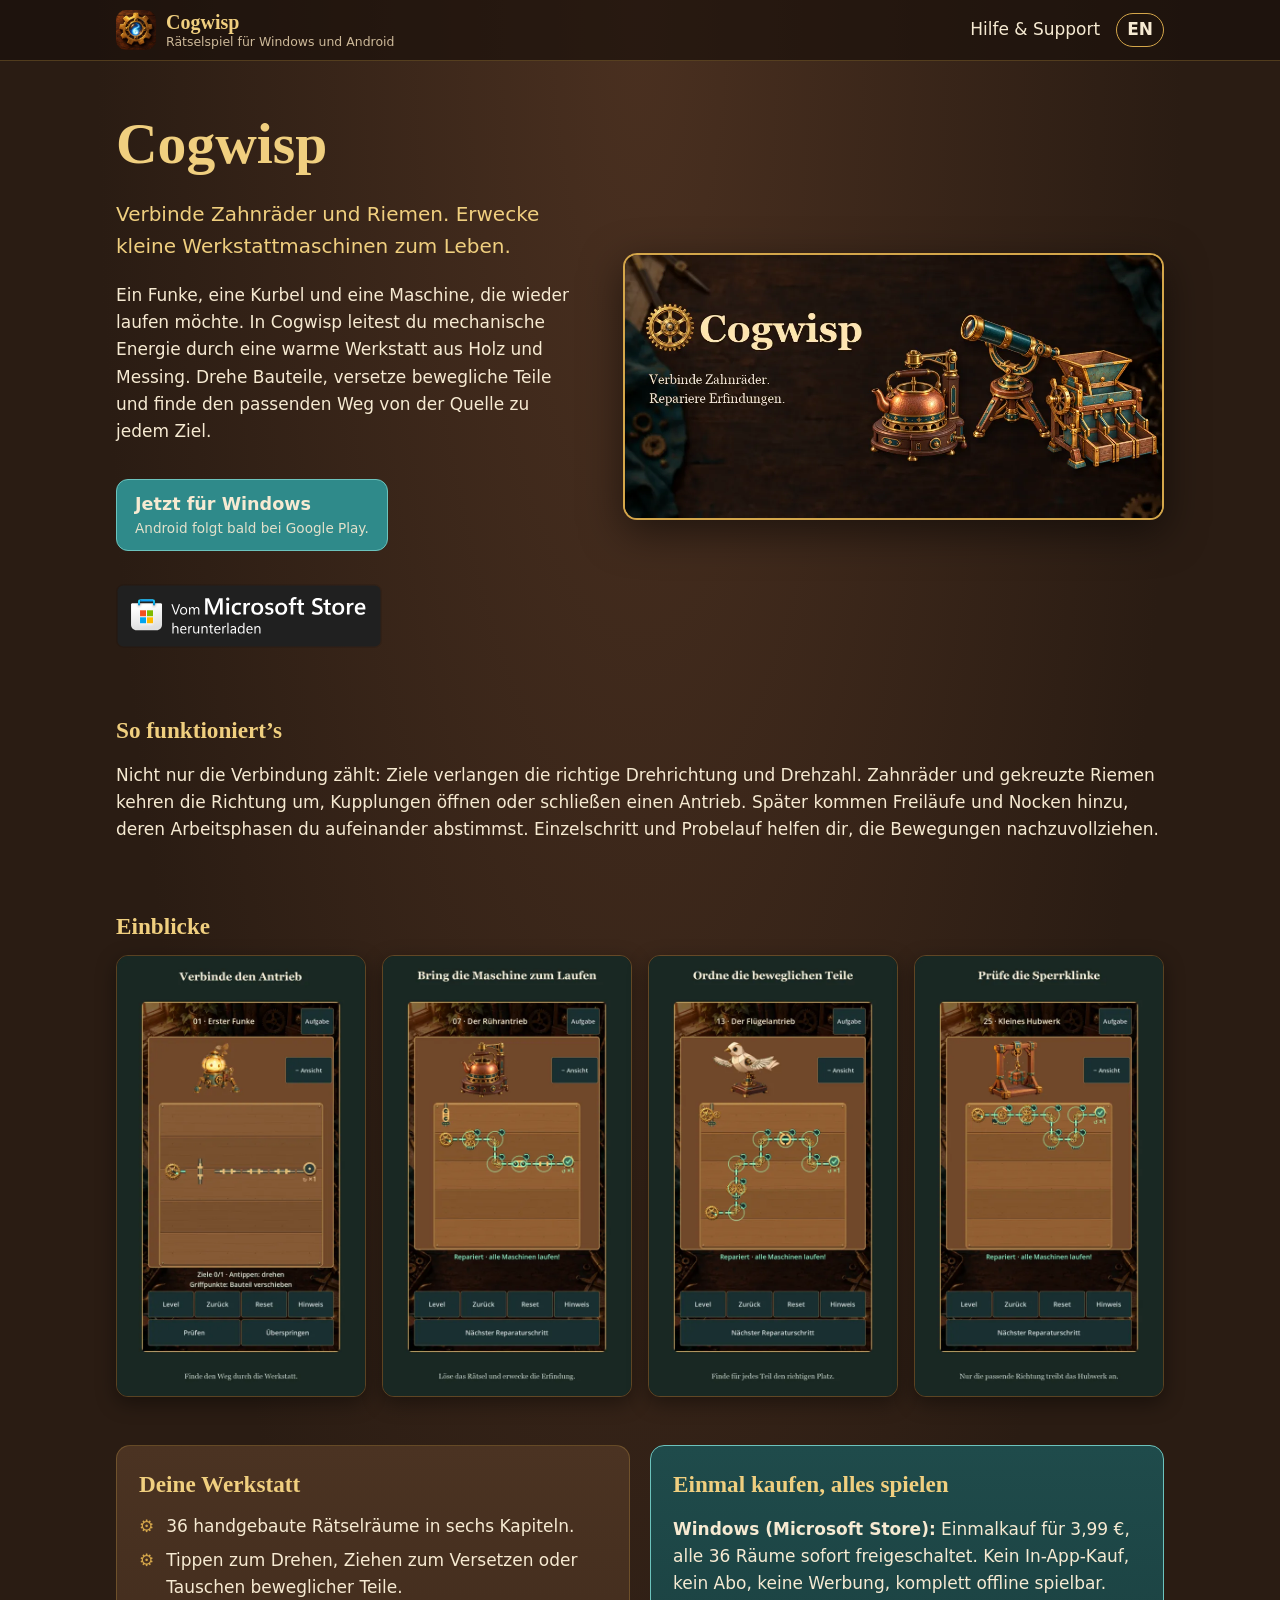
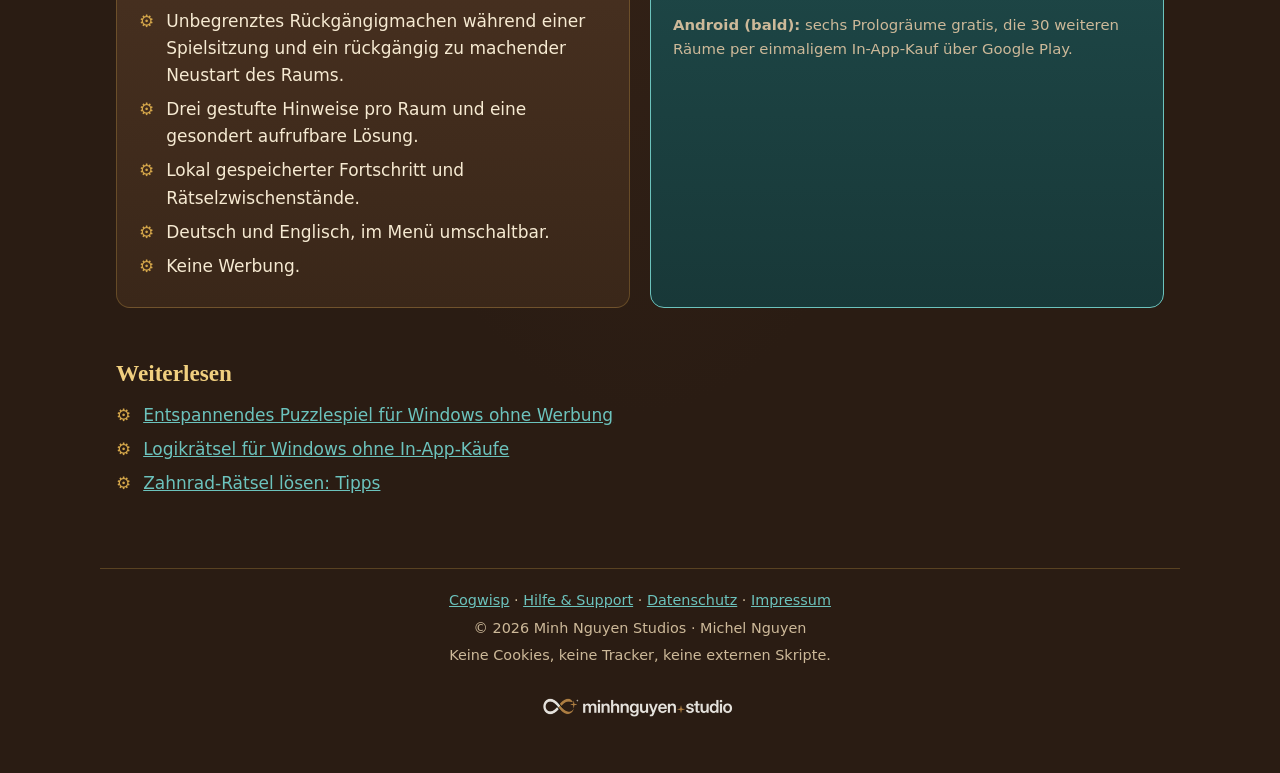
<file: index.html>
<!DOCTYPE html>
<html lang="de">
<head>
<meta charset="utf-8">
<meta name="viewport" content="width=device-width,initial-scale=1">
<meta name="theme-color" content="#2a1c13">
<title>Cogwisp – Zahnrad- und Riemenrätsel für Windows und Android</title>
<meta name="description" content="Verbinde Zahnräder und Riemen. Erwecke kleine Werkstattmaschinen zum Leben. 36 handgebaute Rätselräume, keine Werbung, kein Abo.">
<link rel="canonical" href="https://minh.systems/Cogwisp/">
<link rel="alternate" hreflang="de" href="https://minh.systems/Cogwisp/">
<link rel="alternate" hreflang="en" href="https://minh.systems/Cogwisp/en/">
<link rel="alternate" hreflang="x-default" href="https://minh.systems/Cogwisp/">
<meta property="og:type" content="website">
<meta property="og:site_name" content="Cogwisp">
<meta property="og:locale" content="de_DE">
<meta property="og:title" content="Cogwisp – Zahnrad- und Riemenrätsel für Windows und Android">
<meta property="og:description" content="Verbinde Zahnräder und Riemen. Erwecke kleine Werkstattmaschinen zum Leben. 36 handgebaute Rätselräume, keine Werbung, kein Abo.">
<meta property="og:url" content="https://minh.systems/Cogwisp/">
<meta property="og:image" content="https://minh.systems/Cogwisp/img/og.png">
<link rel="icon" href="favicon.png">
<link rel="apple-touch-icon" href="img/icon-192.png">
<link rel="stylesheet" href="style.css">
</head>
<body class="home">
<a class="skip" href="#main">Zum Inhalt</a>
<header class="top"><nav class="wrap" aria-label="Navigation">
<a class="brand" href="./"><img src="img/icon.webp" width="40" height="40" alt=""><span>Cogwisp<small>Rätselspiel für Windows und Android</small></span></a>
<div class="links">
<a href="support.html">Hilfe &amp; Support</a>
<a class="lang" href="en/" hreflang="en" lang="en" aria-label="Switch to English">EN</a>
</div>
</nav></header>
<main id="main">
<section class="hero"><div class="wrap hero-grid">
<div>
<h1>Cogwisp</h1>
<p class="lead">Verbinde Zahnräder und Riemen. Erwecke kleine Werkstattmaschinen zum Leben.</p>
<p>Ein Funke, eine Kurbel und eine Maschine, die wieder laufen möchte. In Cogwisp leitest du mechanische Energie durch eine warme Werkstatt aus Holz und Messing. Drehe Bauteile, versetze bewegliche Teile und finde den passenden Weg von der Quelle zu jedem Ziel.</p>
<p class="badge"><strong>Jetzt für Windows</strong><span>Android folgt bald bei Google Play.</span></p>
<p class="store"><a href="https://apps.microsoft.com/detail/9NSRPBK9PL5N?mode=direct" target="_blank" rel="noopener"><img src="img/ms-store-de.svg" width="266" height="64" alt="Im Microsoft Store herunterladen"></a></p>
</div>
<img class="feature" src="img/feature-de.webp" width="1024" height="500" alt="Cogwisp – Werkstatt aus Holz und Messing">
</div></section>
<section class="wrap block"><h2>So funktioniert’s</h2><p>Nicht nur die Verbindung zählt: Ziele verlangen die richtige Drehrichtung und Drehzahl. Zahnräder und gekreuzte Riemen kehren die Richtung um, Kupplungen öffnen oder schließen einen Antrieb. Später kommen Freiläufe und Nocken hinzu, deren Arbeitsphasen du aufeinander abstimmst. Einzelschritt und Probelauf helfen dir, die Bewegungen nachzuvollziehen.</p></section>
<section class="wrap block"><h2>Einblicke</h2><div class="shots"><figure><img src="img/de-01.webp" width="540" height="960" loading="lazy" alt="Cogwisp-Screenshot 1"></figure><figure><img src="img/de-07.webp" width="540" height="960" loading="lazy" alt="Cogwisp-Screenshot 2"></figure><figure><img src="img/de-13.webp" width="540" height="960" loading="lazy" alt="Cogwisp-Screenshot 3"></figure><figure><img src="img/de-25.webp" width="540" height="960" loading="lazy" alt="Cogwisp-Screenshot 4"></figure></div></section>
<section class="wrap block two">
<div class="card"><h2>Deine Werkstatt</h2><ul class="gears"><li>36 handgebaute Rätselräume in sechs Kapiteln.</li><li>Tippen zum Drehen, Ziehen zum Versetzen oder Tauschen beweglicher Teile.</li><li>Unbegrenztes Rückgängigmachen während einer Spielsitzung und ein rückgängig zu machender Neustart des Raums.</li><li>Drei gestufte Hinweise pro Raum und eine gesondert aufrufbare Lösung.</li><li>Lokal gespeicherter Fortschritt und Rätselzwischenstände.</li><li>Deutsch und Englisch, im Menü umschaltbar.</li><li>Keine Werbung.</li></ul></div>
<div class="card accent"><h2>Einmal kaufen, alles spielen</h2><p><strong>Windows (Microsoft Store):</strong> Einmalkauf für 3,99 €, alle 36 Räume sofort freigeschaltet. Kein In-App-Kauf, kein Abo, keine Werbung, komplett offline spielbar.</p><p class="muted"><strong>Android (bald):</strong> sechs Prologräume gratis, die 30 weiteren Räume per einmaligem In-App-Kauf über Google Play.</p></div>
</section>
<section class="wrap block"><h2>Weiterlesen</h2><ul class="gears"><li><a href="entspannendes-puzzlespiel-windows-ohne-werbung.html">Entspannendes Puzzlespiel für Windows ohne Werbung</a></li><li><a href="logikraetsel-ohne-in-app-kaeufe-windows.html">Logikrätsel für Windows ohne In-App-Käufe</a></li><li><a href="zahnrad-raetsel-loesen-tipps.html">Zahnrad-Rätsel lösen: Tipps</a></li></ul></section>
</main>
<footer class="wrap footer">
<p><a href="./">Cogwisp</a> · <a href="support.html">Hilfe &amp; Support</a> · <a href="privacy.html">Datenschutz</a> · <a href="impressum.html">Impressum</a></p>
<p>© 2026 Minh Nguyen Studios · Michel Nguyen</p>
<p>Keine Cookies, keine Tracker, keine externen Skripte.</p>
<p style="margin:16px 0 4px"><a href="https://minh.systems/MinhNguyenStudios/" aria-label="Minh Nguyen Studios" style="display:inline-block;line-height:0;border-radius:8px;overflow:hidden;opacity:.92"><picture><img src="img/studio-dunkel.png" width="200" height="47" alt="Minh Nguyen Studios" loading="lazy" style="width:200px;height:auto"></picture></a></p></footer>
</body>
</html>
</file>
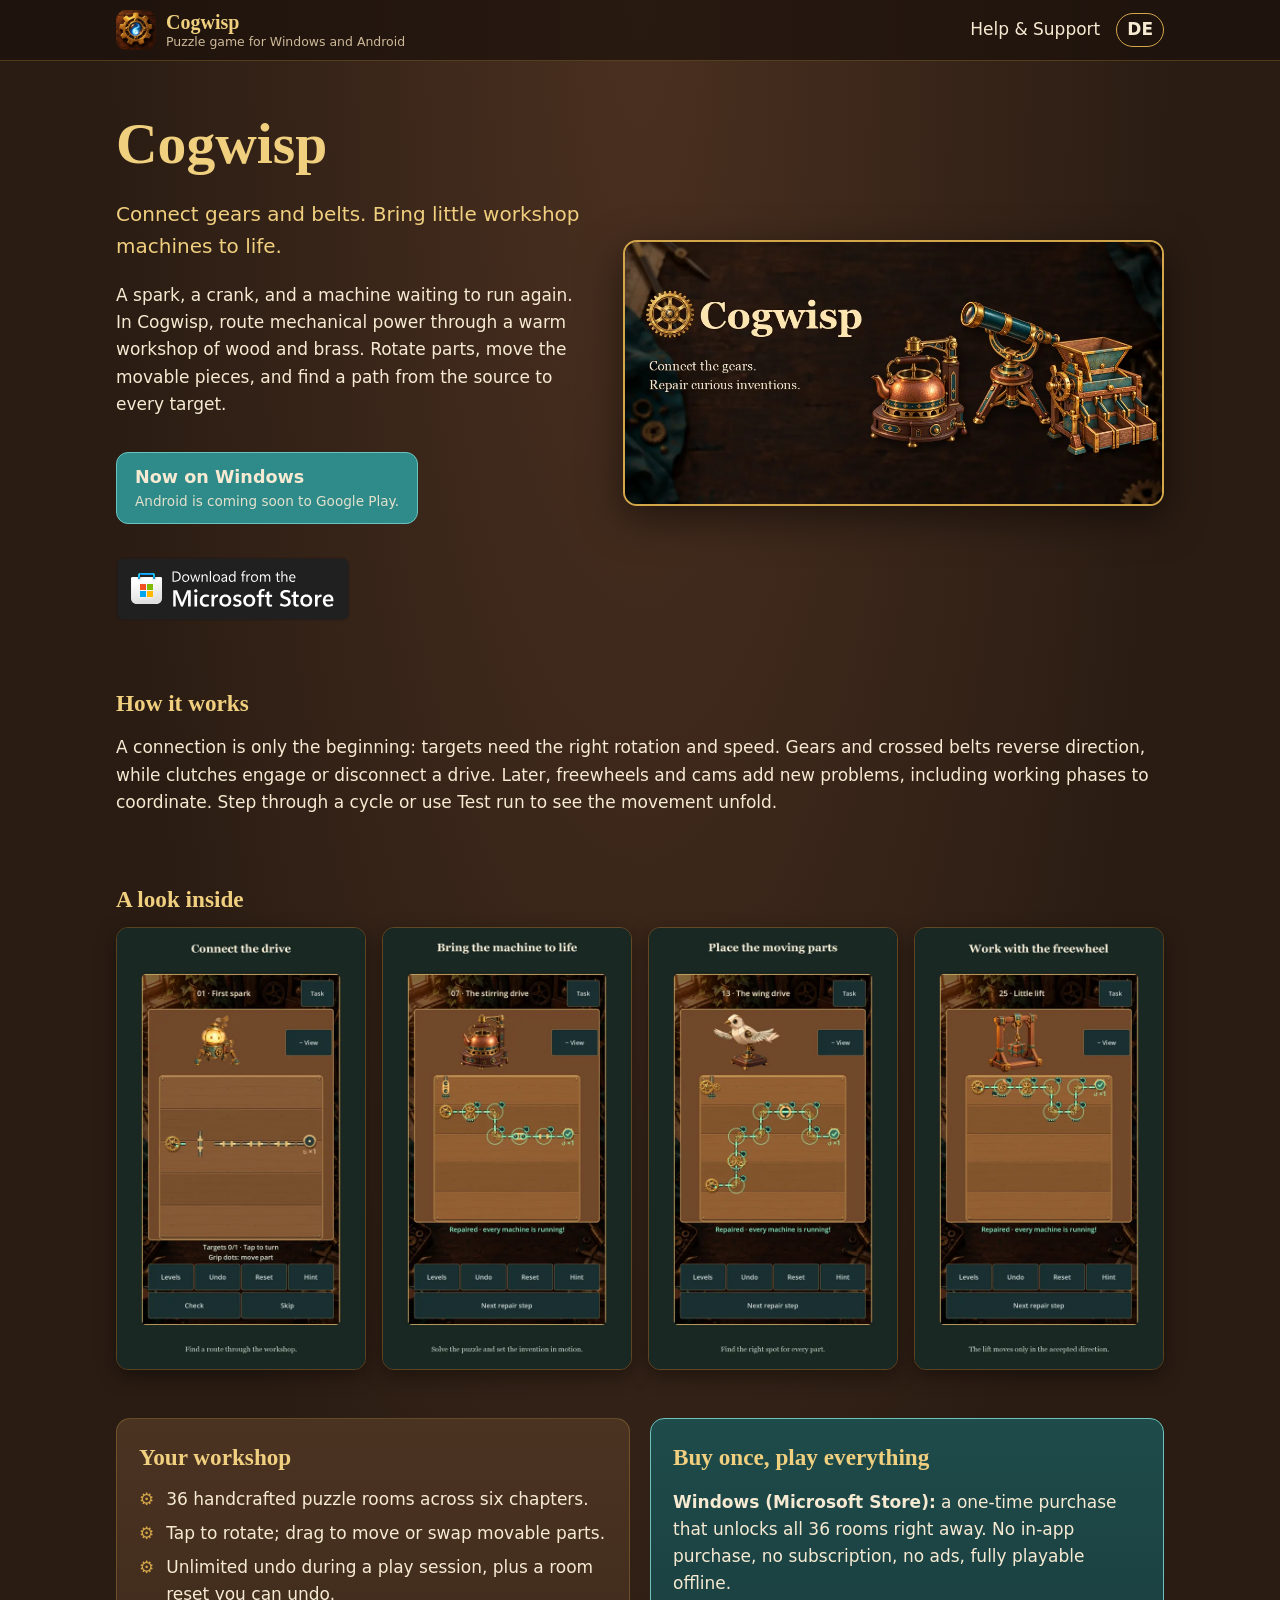
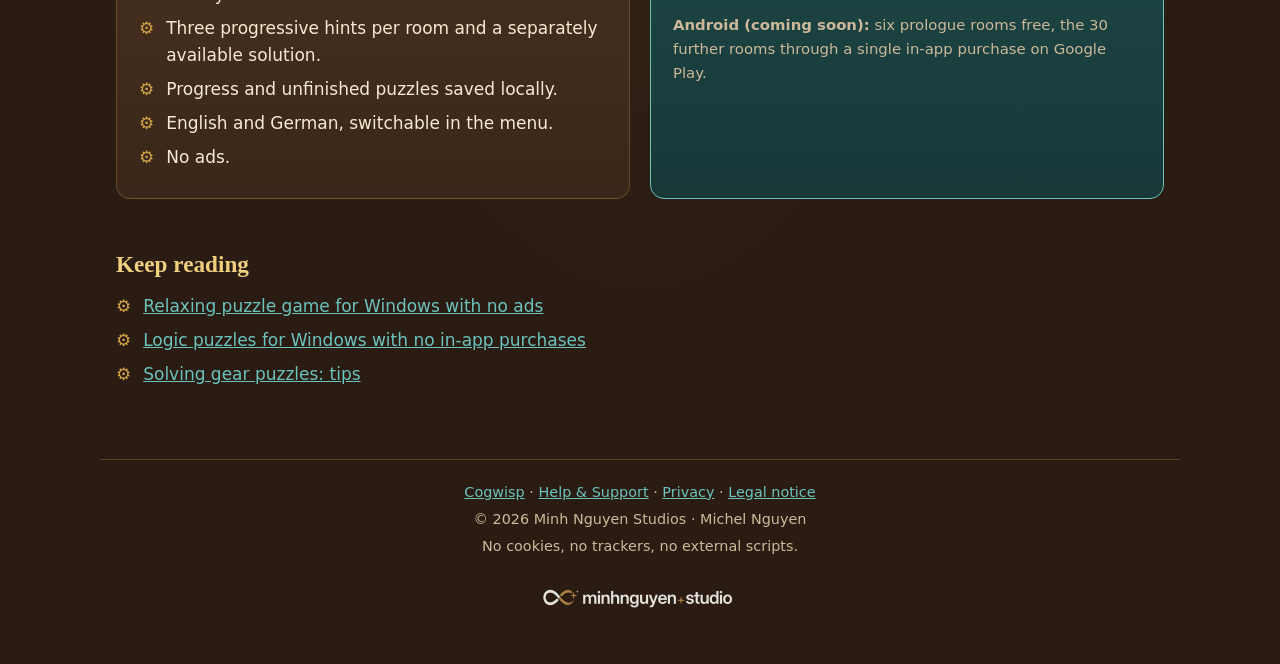
<file: en/index.html>
<!DOCTYPE html>
<html lang="en">
<head>
<meta charset="utf-8">
<meta name="viewport" content="width=device-width,initial-scale=1">
<meta name="theme-color" content="#2a1c13">
<title>Cogwisp – gear and belt puzzles for Windows and Android</title>
<meta name="description" content="Connect gears and belts. Bring little workshop machines to life. 36 handcrafted puzzle rooms, no ads, no subscription.">
<link rel="canonical" href="https://minh.systems/Cogwisp/en/">
<link rel="alternate" hreflang="de" href="https://minh.systems/Cogwisp/">
<link rel="alternate" hreflang="en" href="https://minh.systems/Cogwisp/en/">
<link rel="alternate" hreflang="x-default" href="https://minh.systems/Cogwisp/">
<meta property="og:type" content="website">
<meta property="og:site_name" content="Cogwisp">
<meta property="og:locale" content="en_US">
<meta property="og:title" content="Cogwisp – gear and belt puzzles for Windows and Android">
<meta property="og:description" content="Connect gears and belts. Bring little workshop machines to life. 36 handcrafted puzzle rooms, no ads, no subscription.">
<meta property="og:url" content="https://minh.systems/Cogwisp/en/">
<meta property="og:image" content="https://minh.systems/Cogwisp/img/og.png">
<link rel="icon" href="../favicon.png">
<link rel="apple-touch-icon" href="../img/icon-192.png">
<link rel="stylesheet" href="../style.css">
</head>
<body class="home">
<a class="skip" href="#main">Skip to content</a>
<header class="top"><nav class="wrap" aria-label="Navigation">
<a class="brand" href="./"><img src="../img/icon.webp" width="40" height="40" alt=""><span>Cogwisp<small>Puzzle game for Windows and Android</small></span></a>
<div class="links">
<a href="support.html">Help &amp; Support</a>
<a class="lang" href="../" hreflang="de" lang="de" aria-label="Auf Deutsch wechseln">DE</a>
</div>
</nav></header>
<main id="main">
<section class="hero"><div class="wrap hero-grid">
<div>
<h1>Cogwisp</h1>
<p class="lead">Connect gears and belts. Bring little workshop machines to life.</p>
<p>A spark, a crank, and a machine waiting to run again. In Cogwisp, route mechanical power through a warm workshop of wood and brass. Rotate parts, move the movable pieces, and find a path from the source to every target.</p>
<p class="badge"><strong>Now on Windows</strong><span>Android is coming soon to Google Play.</span></p>
<p class="store"><a href="https://apps.microsoft.com/detail/9NSRPBK9PL5N?mode=direct" target="_blank" rel="noopener"><img src="../img/ms-store-en.svg" width="234" height="64" alt="Get it from Microsoft"></a></p>
</div>
<img class="feature" src="../img/feature-en.webp" width="1024" height="500" alt="Cogwisp – a workshop of wood and brass">
</div></section>
<section class="wrap block"><h2>How it works</h2><p>A connection is only the beginning: targets need the right rotation and speed. Gears and crossed belts reverse direction, while clutches engage or disconnect a drive. Later, freewheels and cams add new problems, including working phases to coordinate. Step through a cycle or use Test run to see the movement unfold.</p></section>
<section class="wrap block"><h2>A look inside</h2><div class="shots"><figure><img src="../img/en-01.webp" width="540" height="960" loading="lazy" alt="Cogwisp screenshot 1"></figure><figure><img src="../img/en-07.webp" width="540" height="960" loading="lazy" alt="Cogwisp screenshot 2"></figure><figure><img src="../img/en-13.webp" width="540" height="960" loading="lazy" alt="Cogwisp screenshot 3"></figure><figure><img src="../img/en-25.webp" width="540" height="960" loading="lazy" alt="Cogwisp screenshot 4"></figure></div></section>
<section class="wrap block two">
<div class="card"><h2>Your workshop</h2><ul class="gears"><li>36 handcrafted puzzle rooms across six chapters.</li><li>Tap to rotate; drag to move or swap movable parts.</li><li>Unlimited undo during a play session, plus a room reset you can undo.</li><li>Three progressive hints per room and a separately available solution.</li><li>Progress and unfinished puzzles saved locally.</li><li>English and German, switchable in the menu.</li><li>No ads.</li></ul></div>
<div class="card accent"><h2>Buy once, play everything</h2><p><strong>Windows (Microsoft Store):</strong> a one-time purchase that unlocks all 36 rooms right away. No in-app purchase, no subscription, no ads, fully playable offline.</p><p class="muted"><strong>Android (coming soon):</strong> six prologue rooms free, the 30 further rooms through a single in-app purchase on Google Play.</p></div>
</section>
<section class="wrap block"><h2>Keep reading</h2><ul class="gears"><li><a href="relaxing-puzzle-game-windows-no-ads.html">Relaxing puzzle game for Windows with no ads</a></li><li><a href="puzzle-game-no-in-app-purchases-windows.html">Logic puzzles for Windows with no in-app purchases</a></li><li><a href="gear-puzzle-tips.html">Solving gear puzzles: tips</a></li></ul></section>
</main>
<footer class="wrap footer">
<p><a href="./">Cogwisp</a> · <a href="support.html">Help &amp; Support</a> · <a href="privacy.html">Privacy</a> · <a href="impressum.html">Legal notice</a></p>
<p>© 2026 Minh Nguyen Studios · Michel Nguyen</p>
<p>No cookies, no trackers, no external scripts.</p>
<p style="margin:16px 0 4px"><a href="https://minh.systems/MinhNguyenStudios/" aria-label="Minh Nguyen Studios" style="display:inline-block;line-height:0;border-radius:8px;overflow:hidden;opacity:.92"><picture><img src="../img/studio-dunkel.png" width="200" height="47" alt="Minh Nguyen Studios" loading="lazy" style="width:200px;height:auto"></picture></a></p></footer>
</body>
</html>
</file>
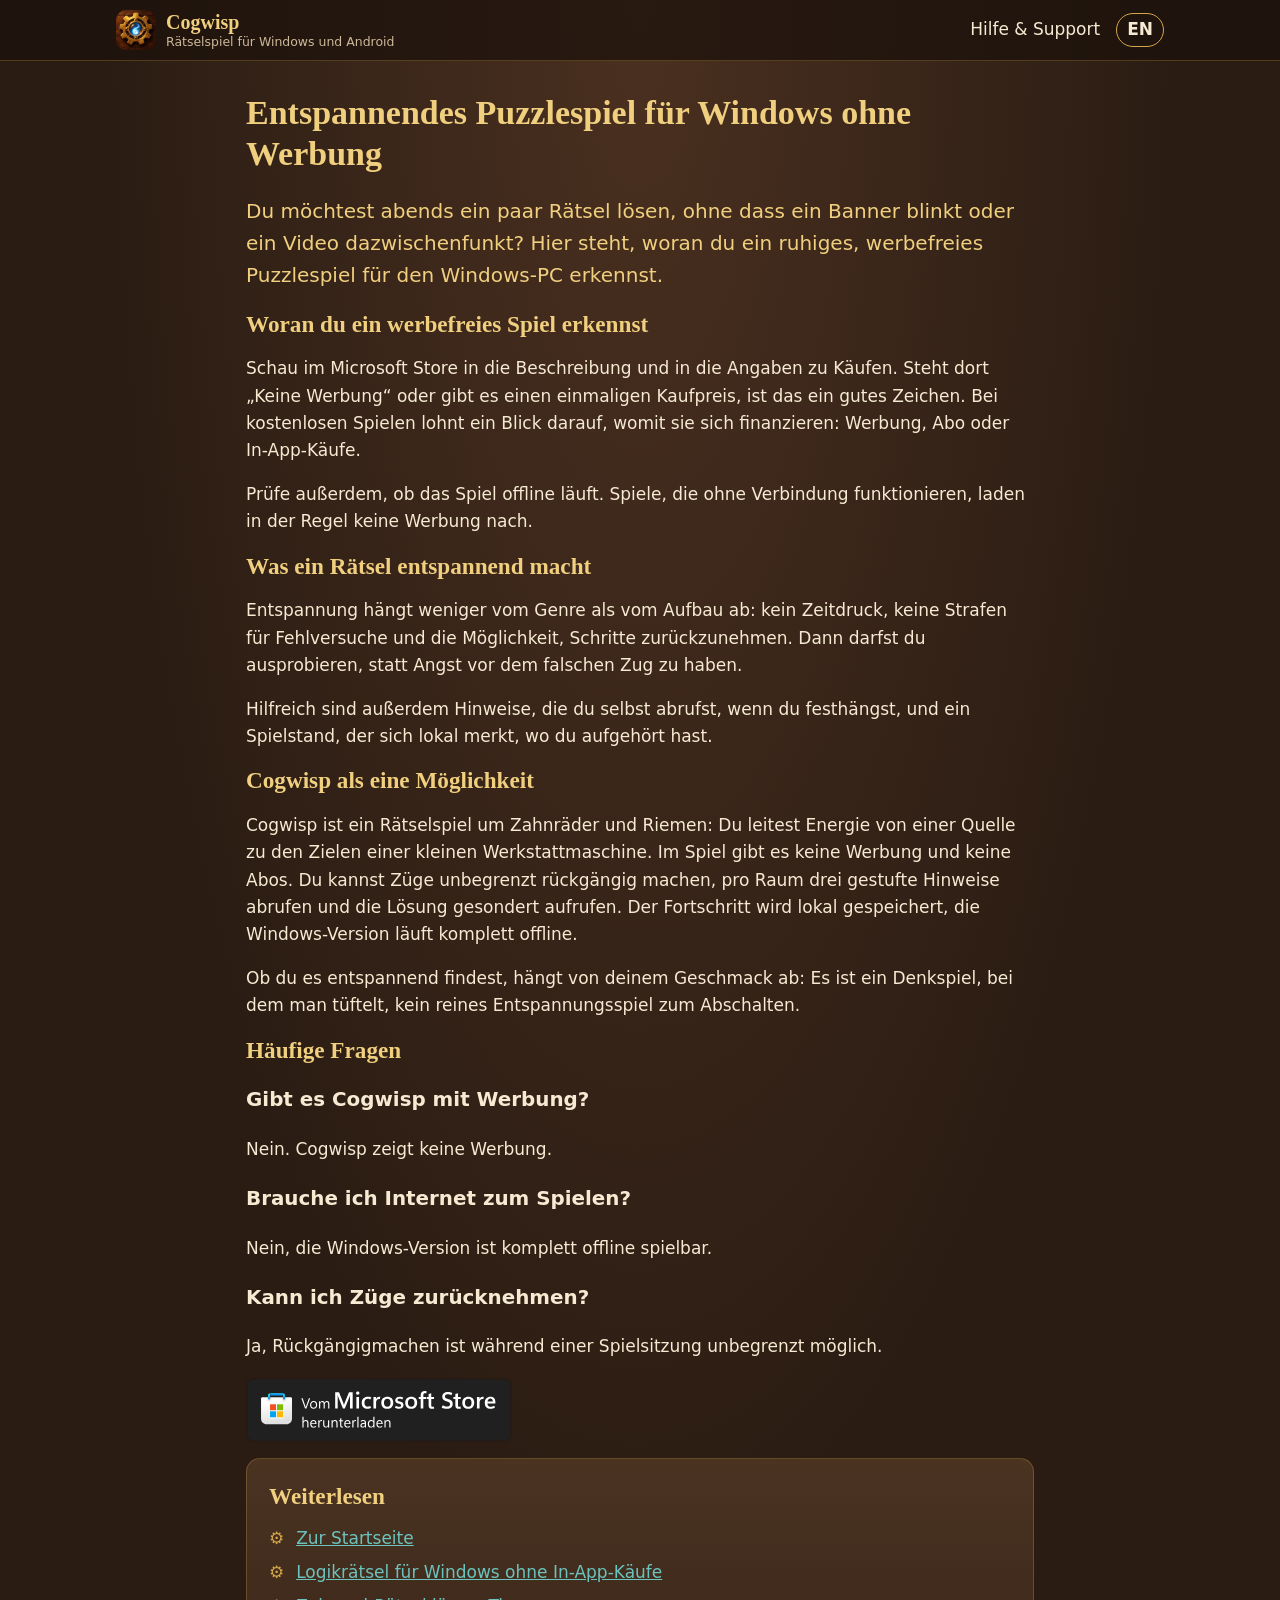
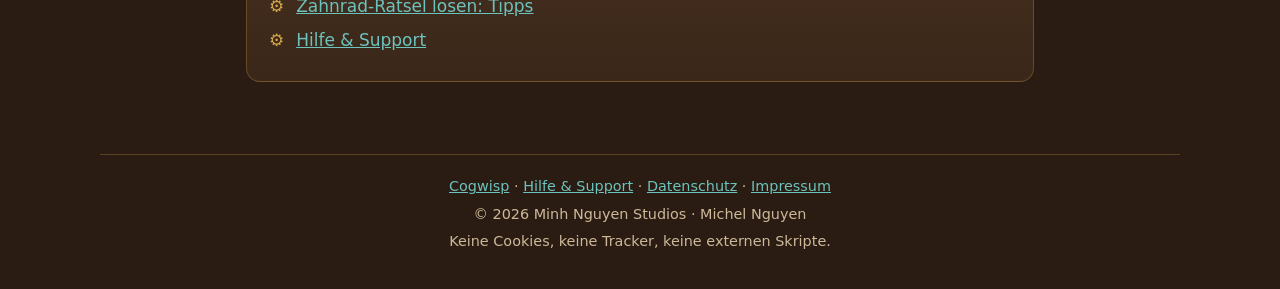
<file: entspannendes-puzzlespiel-windows-ohne-werbung.html>
<!DOCTYPE html>
<html lang="de">
<head>
<meta charset="utf-8">
<meta name="viewport" content="width=device-width,initial-scale=1">
<meta name="theme-color" content="#2a1c13">
<title>Entspannendes Puzzlespiel für Windows ohne Werbung – worauf achten?</title>
<meta name="description" content="Ruhige Puzzlespiele für Windows ohne Werbung finden: Woran du sie erkennst, welche Fragen sich lohnen und wie Cogwisp als Zahnrad-Rätsel dazu passt.">
<link rel="canonical" href="https://minh.systems/Cogwisp/entspannendes-puzzlespiel-windows-ohne-werbung.html">
<link rel="alternate" hreflang="de" href="https://minh.systems/Cogwisp/entspannendes-puzzlespiel-windows-ohne-werbung.html">
<link rel="alternate" hreflang="en" href="https://minh.systems/Cogwisp/en/relaxing-puzzle-game-windows-no-ads.html">
<link rel="alternate" hreflang="x-default" href="https://minh.systems/Cogwisp/entspannendes-puzzlespiel-windows-ohne-werbung.html">
<meta property="og:type" content="article">
<meta property="og:site_name" content="Cogwisp">
<meta property="og:locale" content="de_DE">
<meta property="og:title" content="Entspannendes Puzzlespiel für Windows ohne Werbung – worauf achten?">
<meta property="og:description" content="Ruhige Puzzlespiele für Windows ohne Werbung finden: Woran du sie erkennst, welche Fragen sich lohnen und wie Cogwisp als Zahnrad-Rätsel dazu passt.">
<meta property="og:url" content="https://minh.systems/Cogwisp/entspannendes-puzzlespiel-windows-ohne-werbung.html">
<meta property="og:image" content="https://minh.systems/Cogwisp/img/og.png">
<meta name="twitter:card" content="summary_large_image">
<link rel="icon" href="favicon.png">
<link rel="apple-touch-icon" href="img/icon-192.png">
<link rel="stylesheet" href="style.css">
<script type="application/ld+json">{"@context": "https://schema.org", "@type": "FAQPage", "mainEntity": [{"@type": "Question", "name": "Gibt es Cogwisp mit Werbung?", "acceptedAnswer": {"@type": "Answer", "text": "Nein. Cogwisp zeigt keine Werbung."}}, {"@type": "Question", "name": "Brauche ich Internet zum Spielen?", "acceptedAnswer": {"@type": "Answer", "text": "Nein, die Windows-Version ist komplett offline spielbar."}}, {"@type": "Question", "name": "Kann ich Züge zurücknehmen?", "acceptedAnswer": {"@type": "Answer", "text": "Ja, Rückgängigmachen ist während einer Spielsitzung unbegrenzt möglich."}}]}</script>
</head>
<body>
<a class="skip" href="#main">Zum Inhalt</a>
<header class="top"><nav class="wrap" aria-label="Navigation">
<a class="brand" href="./"><img src="img/icon.webp" width="40" height="40" alt=""><span>Cogwisp<small>Rätselspiel für Windows und Android</small></span></a>
<div class="links">
<a href="support.html">Hilfe &amp; Support</a>
<a class="lang" href="en/relaxing-puzzle-game-windows-no-ads.html" hreflang="en" lang="en" aria-label="Switch to English">EN</a>
</div>
</nav></header>
<main id="main" class="wrap doc">
<div class="doc-head"><h1>Entspannendes Puzzlespiel für Windows ohne Werbung</h1><p class="lead">Du möchtest abends ein paar Rätsel lösen, ohne dass ein Banner blinkt oder ein Video dazwischenfunkt? Hier steht, woran du ein ruhiges, werbefreies Puzzlespiel für den Windows-PC erkennst.</p></div>
<section class="doc-section"><h2>Woran du ein werbefreies Spiel erkennst</h2><p>Schau im Microsoft Store in die Beschreibung und in die Angaben zu Käufen. Steht dort „Keine Werbung“ oder gibt es einen einmaligen Kaufpreis, ist das ein gutes Zeichen. Bei kostenlosen Spielen lohnt ein Blick darauf, womit sie sich finanzieren: Werbung, Abo oder In-App-Käufe.</p><p>Prüfe außerdem, ob das Spiel offline läuft. Spiele, die ohne Verbindung funktionieren, laden in der Regel keine Werbung nach.</p></section><section class="doc-section"><h2>Was ein Rätsel entspannend macht</h2><p>Entspannung hängt weniger vom Genre als vom Aufbau ab: kein Zeitdruck, keine Strafen für Fehlversuche und die Möglichkeit, Schritte zurückzunehmen. Dann darfst du ausprobieren, statt Angst vor dem falschen Zug zu haben.</p><p>Hilfreich sind außerdem Hinweise, die du selbst abrufst, wenn du festhängst, und ein Spielstand, der sich lokal merkt, wo du aufgehört hast.</p></section><section class="doc-section"><h2>Cogwisp als eine Möglichkeit</h2><p>Cogwisp ist ein Rätselspiel um Zahnräder und Riemen: Du leitest Energie von einer Quelle zu den Zielen einer kleinen Werkstattmaschine. Im Spiel gibt es keine Werbung und keine Abos. Du kannst Züge unbegrenzt rückgängig machen, pro Raum drei gestufte Hinweise abrufen und die Lösung gesondert aufrufen. Der Fortschritt wird lokal gespeichert, die Windows-Version läuft komplett offline.</p><p>Ob du es entspannend findest, hängt von deinem Geschmack ab: Es ist ein Denkspiel, bei dem man tüftelt, kein reines Entspannungsspiel zum Abschalten.</p></section>
<section class="doc-section"><h2>Häufige Fragen</h2><h3>Gibt es Cogwisp mit Werbung?</h3><p>Nein. Cogwisp zeigt keine Werbung.</p><h3>Brauche ich Internet zum Spielen?</h3><p>Nein, die Windows-Version ist komplett offline spielbar.</p><h3>Kann ich Züge zurücknehmen?</h3><p>Ja, Rückgängigmachen ist während einer Spielsitzung unbegrenzt möglich.</p></section>
<p class="store"><a href="https://apps.microsoft.com/detail/9NSRPBK9PL5N?mode=direct&amp;cid=website" target="_blank" rel="noopener"><img src="img/ms-store-de.svg" width="266" height="64" alt="Im Microsoft Store herunterladen"></a></p>
<section class="doc-section card"><h2>Weiterlesen</h2><ul class="gears"><li><a href="./">Zur Startseite</a></li><li><a href="logikraetsel-ohne-in-app-kaeufe-windows.html">Logikrätsel für Windows ohne In-App-Käufe</a></li><li><a href="zahnrad-raetsel-loesen-tipps.html">Zahnrad-Rätsel lösen: Tipps</a></li><li><a href="support.html">Hilfe &amp; Support</a></li></ul></section>
</main>
<footer class="wrap footer">
<p><a href="./">Cogwisp</a> · <a href="support.html">Hilfe &amp; Support</a> · <a href="privacy.html">Datenschutz</a> · <a href="impressum.html">Impressum</a></p>
<p>© 2026 Minh Nguyen Studios · Michel Nguyen</p>
<p>Keine Cookies, keine Tracker, keine externen Skripte.</p>
</footer>
</body>
</html>
</file>
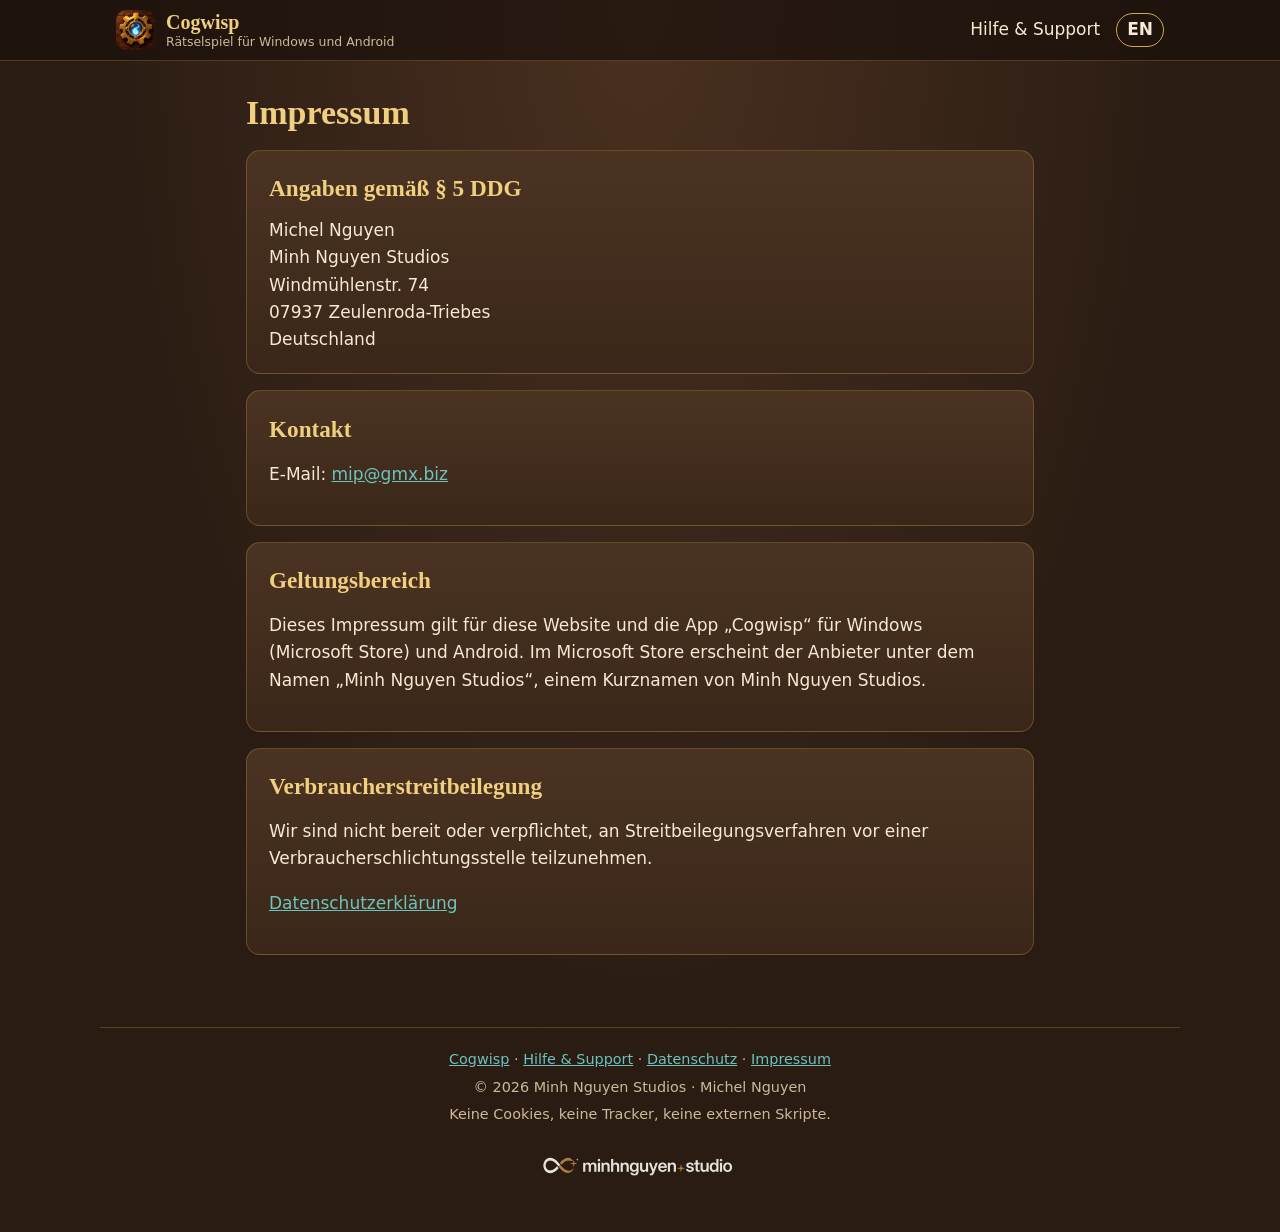
<file: impressum.html>
<!DOCTYPE html>
<html lang="de">
<head>
<meta charset="utf-8">
<meta name="viewport" content="width=device-width,initial-scale=1">
<meta name="theme-color" content="#2a1c13">
<title>Impressum – Cogwisp</title>
<meta name="description" content="Impressum und Anbieterkennzeichnung für Cogwisp.">
<link rel="canonical" href="https://minh.systems/Cogwisp/impressum.html">
<link rel="alternate" hreflang="de" href="https://minh.systems/Cogwisp/impressum.html">
<link rel="alternate" hreflang="en" href="https://minh.systems/Cogwisp/en/impressum.html">
<link rel="alternate" hreflang="x-default" href="https://minh.systems/Cogwisp/impressum.html">
<meta property="og:type" content="website">
<meta property="og:site_name" content="Cogwisp">
<meta property="og:locale" content="de_DE">
<meta property="og:title" content="Impressum – Cogwisp">
<meta property="og:description" content="Impressum und Anbieterkennzeichnung für Cogwisp.">
<meta property="og:url" content="https://minh.systems/Cogwisp/impressum.html">
<meta property="og:image" content="https://minh.systems/Cogwisp/img/og.png">
<link rel="icon" href="favicon.png">
<link rel="apple-touch-icon" href="img/icon-192.png">
<link rel="stylesheet" href="style.css">
</head>
<body class="document-page">
<a class="skip" href="#main">Zum Inhalt</a>
<header class="top"><nav class="wrap" aria-label="Navigation">
<a class="brand" href="./"><img src="img/icon.webp" width="40" height="40" alt=""><span>Cogwisp<small>Rätselspiel für Windows und Android</small></span></a>
<div class="links">
<a href="support.html">Hilfe &amp; Support</a>
<a class="lang" href="en/impressum.html" hreflang="en" lang="en" aria-label="Switch to English">EN</a>
</div>
</nav></header>
<main id="main">
<div class="wrap doc">
<header class="doc-head"><h1>Impressum</h1></header>
<section class="card doc-section">
<h2>Angaben gemäß § 5 DDG</h2>
<address>Michel Nguyen<br>Minh Nguyen Studios<br>Windmühlenstr. 74<br>07937 Zeulenroda-Triebes<br>Deutschland</address>
</section>
<section class="card doc-section">
<h2>Kontakt</h2>
<p>E-Mail: <a href="mailto:mip@gmx.biz">mip@gmx.biz</a></p>
</section>
<section class="card doc-section">
<h2>Geltungsbereich</h2>
<p>Dieses Impressum gilt für diese Website und die App „Cogwisp“ für Windows (Microsoft Store) und Android. Im Microsoft Store erscheint der Anbieter unter dem Namen „Minh Nguyen Studios“, einem Kurznamen von Minh Nguyen Studios.</p>
</section>
<section class="card doc-section">
<h2>Verbraucherstreitbeilegung</h2>
<p>Wir sind nicht bereit oder verpflichtet, an Streitbeilegungsverfahren vor einer Verbraucherschlichtungsstelle teilzunehmen.</p><p><a href="privacy.html">Datenschutzerklärung</a></p>
</section>
</div>
</main>
<footer class="wrap footer">
<p><a href="./">Cogwisp</a> · <a href="support.html">Hilfe &amp; Support</a> · <a href="privacy.html">Datenschutz</a> · <a href="impressum.html">Impressum</a></p>
<p>© 2026 Minh Nguyen Studios · Michel Nguyen</p>
<p>Keine Cookies, keine Tracker, keine externen Skripte.</p>
<p style="margin:16px 0 4px"><a href="https://minh.systems/MinhNguyenStudios/" aria-label="Minh Nguyen Studios" style="display:inline-block;line-height:0;border-radius:8px;overflow:hidden;opacity:.92"><picture><img src="img/studio-dunkel.png" width="200" height="47" alt="Minh Nguyen Studios" loading="lazy" style="width:200px;height:auto"></picture></a></p></footer>
</body>
</html>
</file>
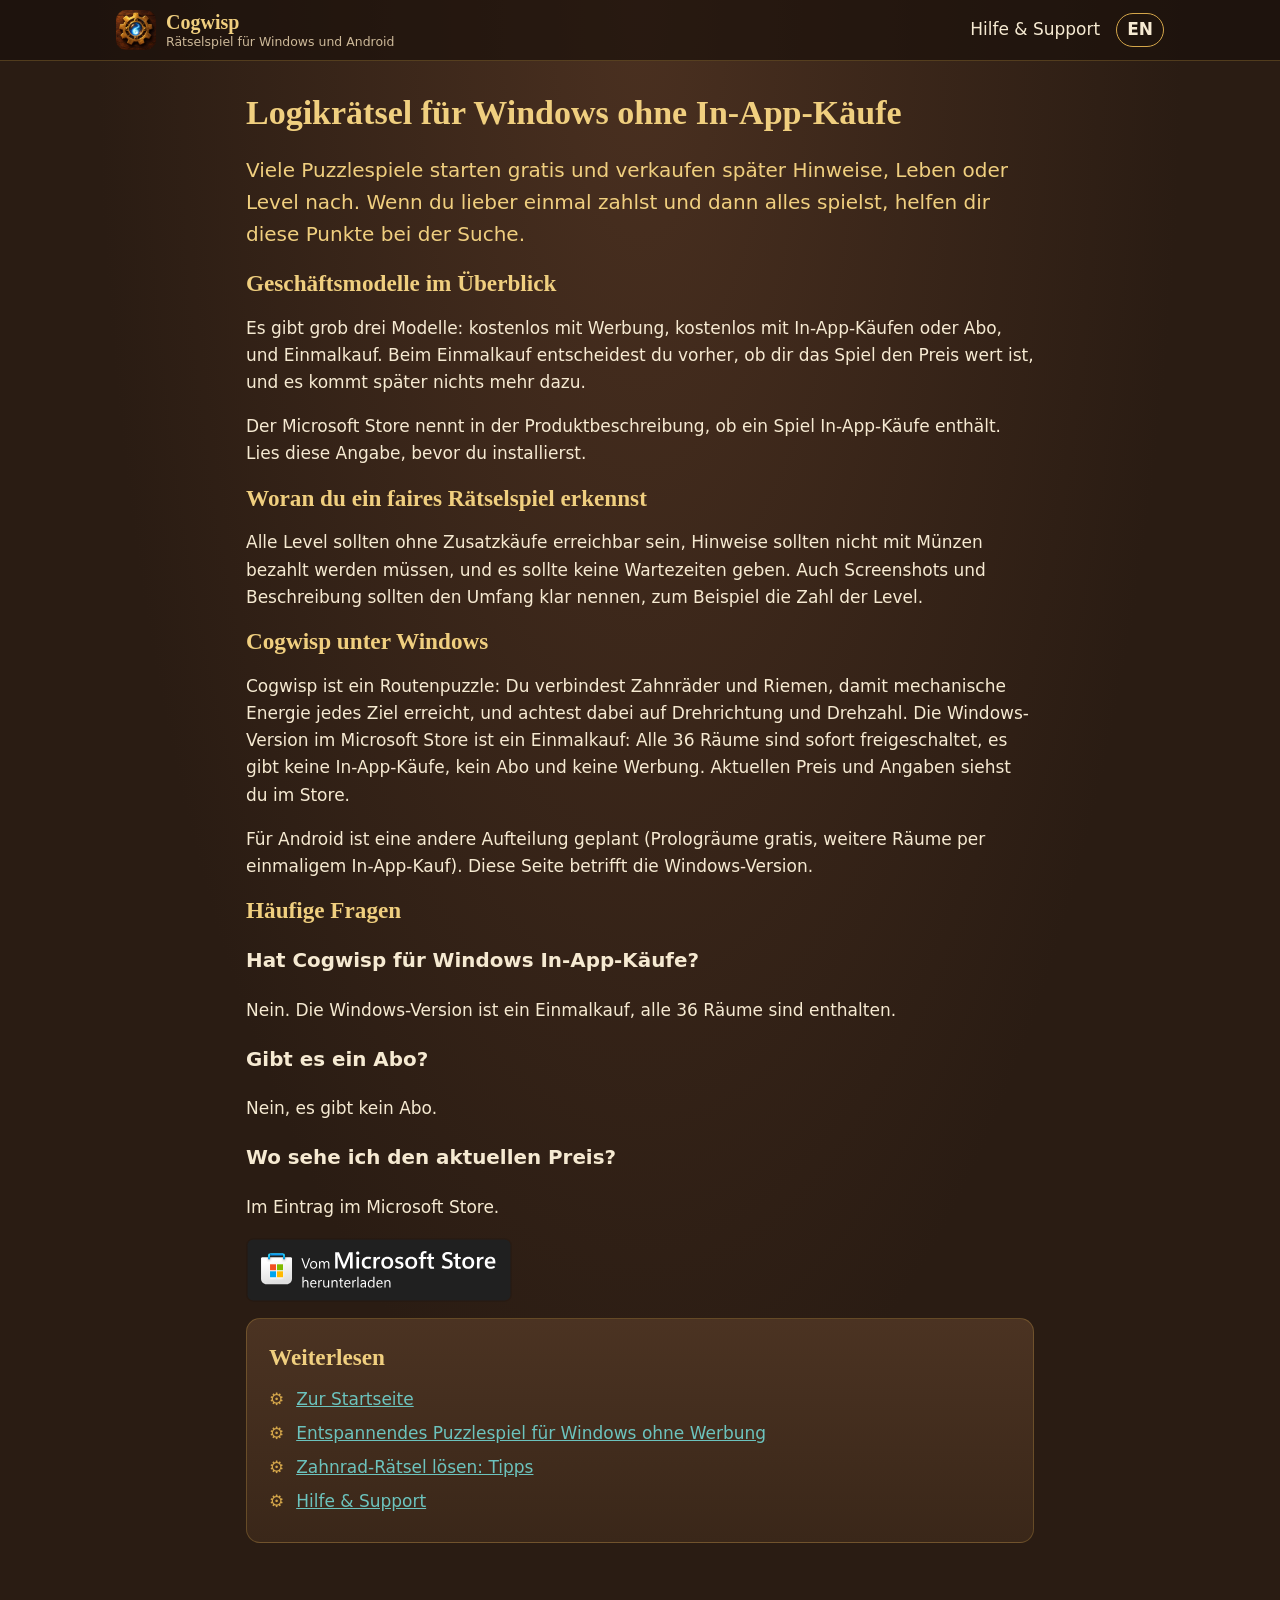
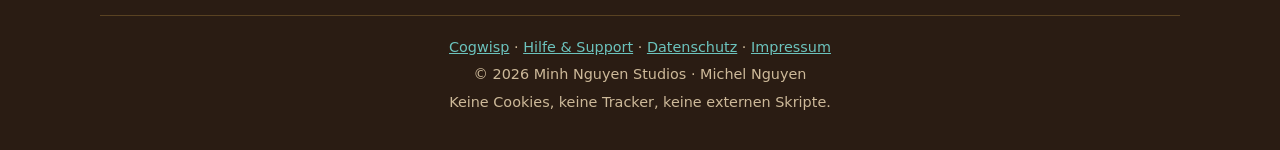
<file: logikraetsel-ohne-in-app-kaeufe-windows.html>
<!DOCTYPE html>
<html lang="de">
<head>
<meta charset="utf-8">
<meta name="viewport" content="width=device-width,initial-scale=1">
<meta name="theme-color" content="#2a1c13">
<title>Logikrätsel für Windows ohne In-App-Käufe – Einmalkauf statt Abo</title>
<meta name="description" content="Routenpuzzle und Logikrätsel für Windows ohne In-App-Käufe und ohne Abo: Worauf du im Microsoft Store achten kannst und was Cogwisp bietet.">
<link rel="canonical" href="https://minh.systems/Cogwisp/logikraetsel-ohne-in-app-kaeufe-windows.html">
<link rel="alternate" hreflang="de" href="https://minh.systems/Cogwisp/logikraetsel-ohne-in-app-kaeufe-windows.html">
<link rel="alternate" hreflang="en" href="https://minh.systems/Cogwisp/en/puzzle-game-no-in-app-purchases-windows.html">
<link rel="alternate" hreflang="x-default" href="https://minh.systems/Cogwisp/logikraetsel-ohne-in-app-kaeufe-windows.html">
<meta property="og:type" content="article">
<meta property="og:site_name" content="Cogwisp">
<meta property="og:locale" content="de_DE">
<meta property="og:title" content="Logikrätsel für Windows ohne In-App-Käufe – Einmalkauf statt Abo">
<meta property="og:description" content="Routenpuzzle und Logikrätsel für Windows ohne In-App-Käufe und ohne Abo: Worauf du im Microsoft Store achten kannst und was Cogwisp bietet.">
<meta property="og:url" content="https://minh.systems/Cogwisp/logikraetsel-ohne-in-app-kaeufe-windows.html">
<meta property="og:image" content="https://minh.systems/Cogwisp/img/og.png">
<meta name="twitter:card" content="summary_large_image">
<link rel="icon" href="favicon.png">
<link rel="apple-touch-icon" href="img/icon-192.png">
<link rel="stylesheet" href="style.css">
<script type="application/ld+json">{"@context": "https://schema.org", "@type": "FAQPage", "mainEntity": [{"@type": "Question", "name": "Hat Cogwisp für Windows In-App-Käufe?", "acceptedAnswer": {"@type": "Answer", "text": "Nein. Die Windows-Version ist ein Einmalkauf, alle 36 Räume sind enthalten."}}, {"@type": "Question", "name": "Gibt es ein Abo?", "acceptedAnswer": {"@type": "Answer", "text": "Nein, es gibt kein Abo."}}, {"@type": "Question", "name": "Wo sehe ich den aktuellen Preis?", "acceptedAnswer": {"@type": "Answer", "text": "Im Eintrag im Microsoft Store."}}]}</script>
</head>
<body>
<a class="skip" href="#main">Zum Inhalt</a>
<header class="top"><nav class="wrap" aria-label="Navigation">
<a class="brand" href="./"><img src="img/icon.webp" width="40" height="40" alt=""><span>Cogwisp<small>Rätselspiel für Windows und Android</small></span></a>
<div class="links">
<a href="support.html">Hilfe &amp; Support</a>
<a class="lang" href="en/puzzle-game-no-in-app-purchases-windows.html" hreflang="en" lang="en" aria-label="Switch to English">EN</a>
</div>
</nav></header>
<main id="main" class="wrap doc">
<div class="doc-head"><h1>Logikrätsel für Windows ohne In-App-Käufe</h1><p class="lead">Viele Puzzlespiele starten gratis und verkaufen später Hinweise, Leben oder Level nach. Wenn du lieber einmal zahlst und dann alles spielst, helfen dir diese Punkte bei der Suche.</p></div>
<section class="doc-section"><h2>Geschäftsmodelle im Überblick</h2><p>Es gibt grob drei Modelle: kostenlos mit Werbung, kostenlos mit In-App-Käufen oder Abo, und Einmalkauf. Beim Einmalkauf entscheidest du vorher, ob dir das Spiel den Preis wert ist, und es kommt später nichts mehr dazu.</p><p>Der Microsoft Store nennt in der Produktbeschreibung, ob ein Spiel In-App-Käufe enthält. Lies diese Angabe, bevor du installierst.</p></section><section class="doc-section"><h2>Woran du ein faires Rätselspiel erkennst</h2><p>Alle Level sollten ohne Zusatzkäufe erreichbar sein, Hinweise sollten nicht mit Münzen bezahlt werden müssen, und es sollte keine Wartezeiten geben. Auch Screenshots und Beschreibung sollten den Umfang klar nennen, zum Beispiel die Zahl der Level.</p></section><section class="doc-section"><h2>Cogwisp unter Windows</h2><p>Cogwisp ist ein Routenpuzzle: Du verbindest Zahnräder und Riemen, damit mechanische Energie jedes Ziel erreicht, und achtest dabei auf Drehrichtung und Drehzahl. Die Windows-Version im Microsoft Store ist ein Einmalkauf: Alle 36 Räume sind sofort freigeschaltet, es gibt keine In-App-Käufe, kein Abo und keine Werbung. Aktuellen Preis und Angaben siehst du im Store.</p><p>Für Android ist eine andere Aufteilung geplant (Prologräume gratis, weitere Räume per einmaligem In-App-Kauf). Diese Seite betrifft die Windows-Version.</p></section>
<section class="doc-section"><h2>Häufige Fragen</h2><h3>Hat Cogwisp für Windows In-App-Käufe?</h3><p>Nein. Die Windows-Version ist ein Einmalkauf, alle 36 Räume sind enthalten.</p><h3>Gibt es ein Abo?</h3><p>Nein, es gibt kein Abo.</p><h3>Wo sehe ich den aktuellen Preis?</h3><p>Im Eintrag im Microsoft Store.</p></section>
<p class="store"><a href="https://apps.microsoft.com/detail/9NSRPBK9PL5N?mode=direct&amp;cid=website" target="_blank" rel="noopener"><img src="img/ms-store-de.svg" width="266" height="64" alt="Im Microsoft Store herunterladen"></a></p>
<section class="doc-section card"><h2>Weiterlesen</h2><ul class="gears"><li><a href="./">Zur Startseite</a></li><li><a href="entspannendes-puzzlespiel-windows-ohne-werbung.html">Entspannendes Puzzlespiel für Windows ohne Werbung</a></li><li><a href="zahnrad-raetsel-loesen-tipps.html">Zahnrad-Rätsel lösen: Tipps</a></li><li><a href="support.html">Hilfe &amp; Support</a></li></ul></section>
</main>
<footer class="wrap footer">
<p><a href="./">Cogwisp</a> · <a href="support.html">Hilfe &amp; Support</a> · <a href="privacy.html">Datenschutz</a> · <a href="impressum.html">Impressum</a></p>
<p>© 2026 Minh Nguyen Studios · Michel Nguyen</p>
<p>Keine Cookies, keine Tracker, keine externen Skripte.</p>
</footer>
</body>
</html>
</file>
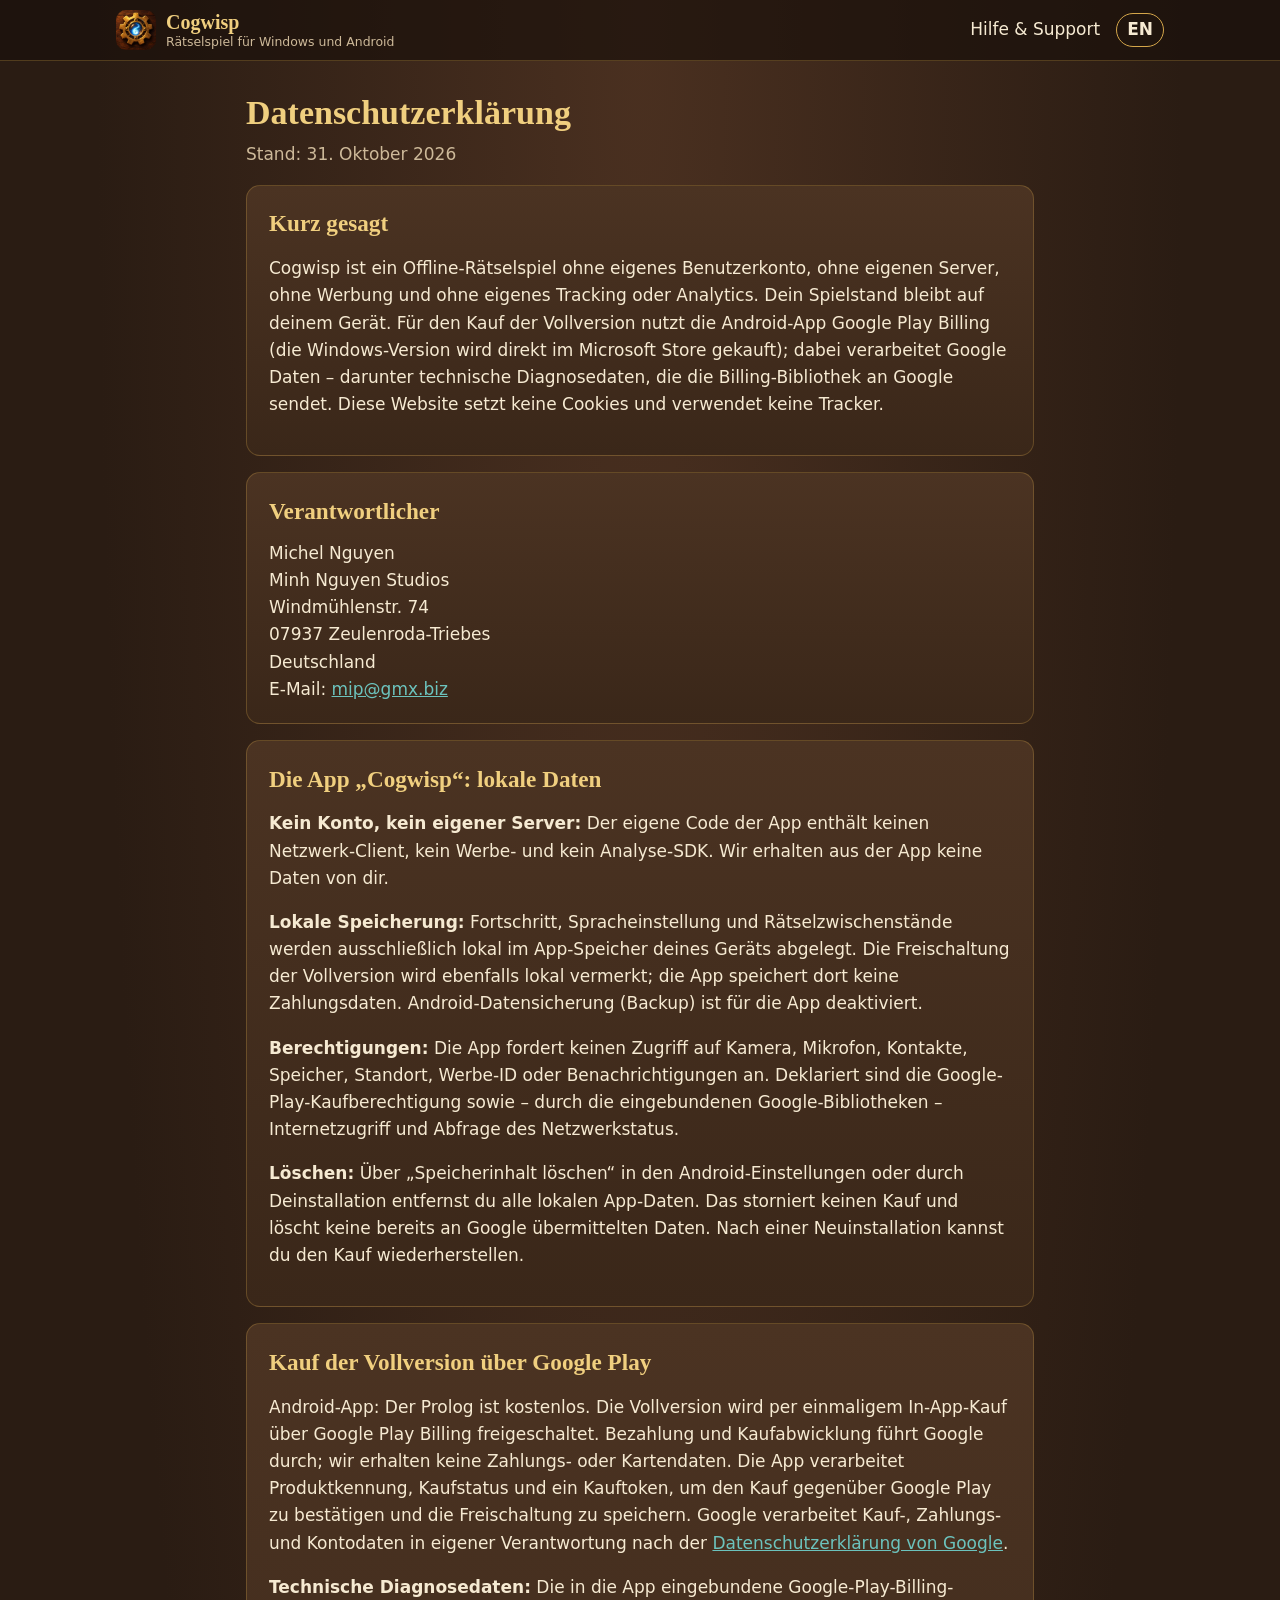
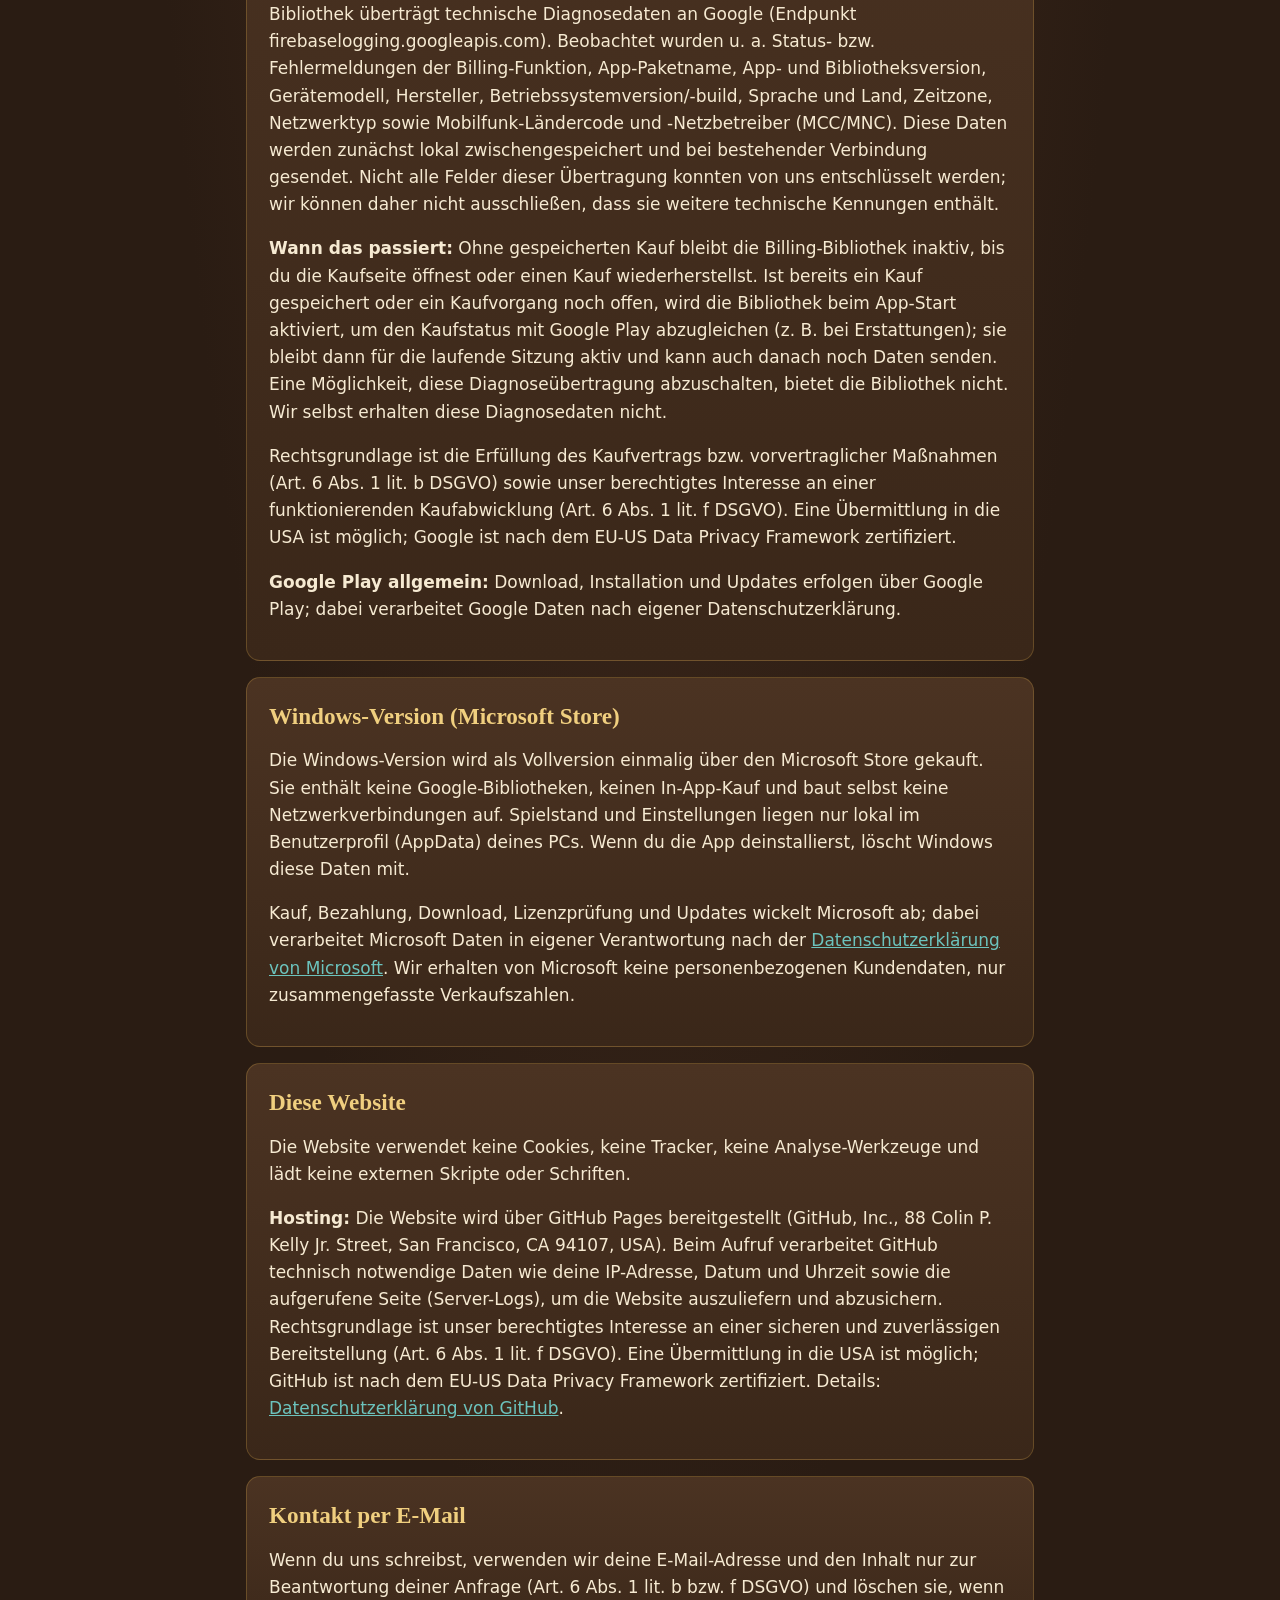
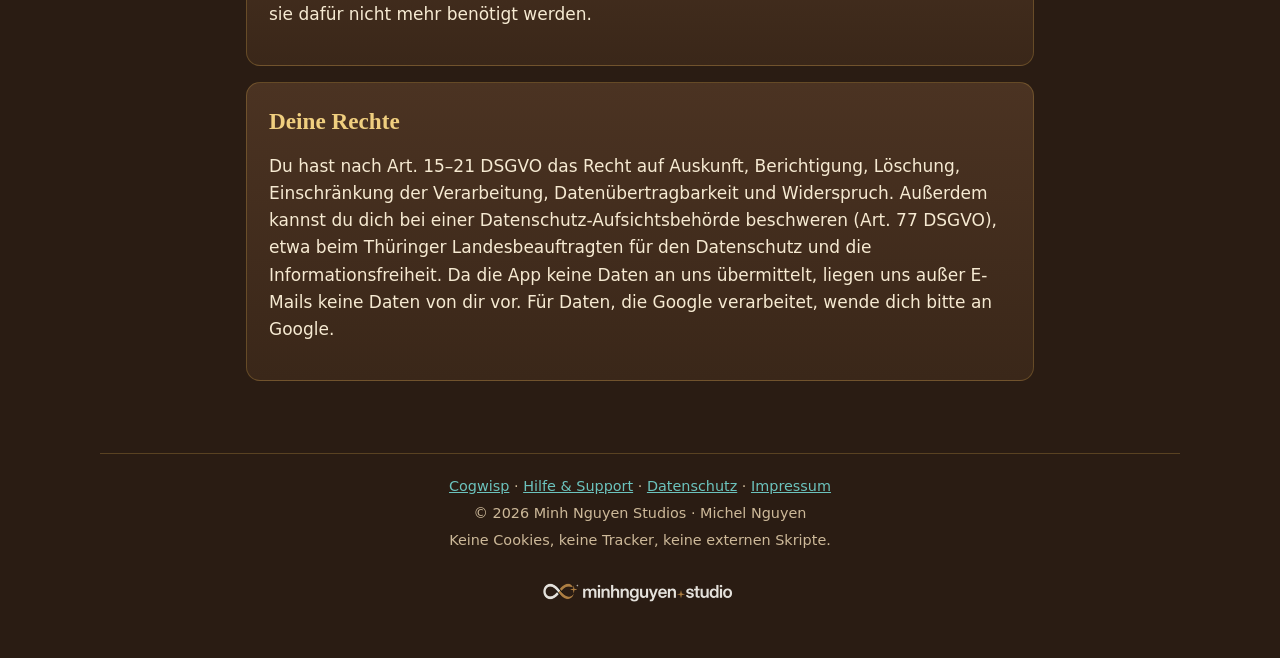
<file: privacy.html>
<!DOCTYPE html>
<html lang="de">
<head>
<meta charset="utf-8">
<meta name="viewport" content="width=device-width,initial-scale=1">
<meta name="theme-color" content="#2a1c13">
<title>Datenschutzerklärung – Cogwisp</title>
<meta name="description" content="Datenschutzerklärung für die Android-App Cogwisp und diese Website.">
<link rel="canonical" href="https://minh.systems/Cogwisp/privacy.html">
<link rel="alternate" hreflang="de" href="https://minh.systems/Cogwisp/privacy.html">
<link rel="alternate" hreflang="en" href="https://minh.systems/Cogwisp/en/privacy.html">
<link rel="alternate" hreflang="x-default" href="https://minh.systems/Cogwisp/privacy.html">
<meta property="og:type" content="website">
<meta property="og:site_name" content="Cogwisp">
<meta property="og:locale" content="de_DE">
<meta property="og:title" content="Datenschutzerklärung – Cogwisp">
<meta property="og:description" content="Datenschutzerklärung für die Android-App Cogwisp und diese Website.">
<meta property="og:url" content="https://minh.systems/Cogwisp/privacy.html">
<meta property="og:image" content="https://minh.systems/Cogwisp/img/og.png">
<link rel="icon" href="favicon.png">
<link rel="apple-touch-icon" href="img/icon-192.png">
<link rel="stylesheet" href="style.css">
</head>
<body class="document-page">
<a class="skip" href="#main">Zum Inhalt</a>
<header class="top"><nav class="wrap" aria-label="Navigation">
<a class="brand" href="./"><img src="img/icon.webp" width="40" height="40" alt=""><span>Cogwisp<small>Rätselspiel für Windows und Android</small></span></a>
<div class="links">
<a href="support.html">Hilfe &amp; Support</a>
<a class="lang" href="en/privacy.html" hreflang="en" lang="en" aria-label="Switch to English">EN</a>
</div>
</nav></header>
<main id="main">
<div class="wrap doc">
<header class="doc-head"><h1>Datenschutzerklärung</h1><p class="stand">Stand: 31. Oktober 2026</p></header>
<section class="card doc-section">
<h2>Kurz gesagt</h2>
<p>Cogwisp ist ein Offline-Rätselspiel ohne eigenes Benutzerkonto, ohne eigenen Server, ohne Werbung und ohne eigenes Tracking oder Analytics. Dein Spielstand bleibt auf deinem Gerät. Für den Kauf der Vollversion nutzt die Android-App Google Play Billing (die Windows-Version wird direkt im Microsoft Store gekauft); dabei verarbeitet Google Daten – darunter technische Diagnosedaten, die die Billing-Bibliothek an Google sendet. Diese Website setzt keine Cookies und verwendet keine Tracker.</p>
</section>
<section class="card doc-section">
<h2>Verantwortlicher</h2>
<address>Michel Nguyen<br>Minh Nguyen Studios<br>Windmühlenstr. 74<br>07937 Zeulenroda-Triebes<br>Deutschland<br>E-Mail: <a href="mailto:mip@gmx.biz">mip@gmx.biz</a></address>
</section>
<section class="card doc-section">
<h2>Die App „Cogwisp“: lokale Daten</h2>
<p><strong>Kein Konto, kein eigener Server:</strong> Der eigene Code der App enthält keinen Netzwerk-Client, kein Werbe- und kein Analyse-SDK. Wir erhalten aus der App keine Daten von dir.</p>
<p><strong>Lokale Speicherung:</strong> Fortschritt, Spracheinstellung und Rätselzwischenstände werden ausschließlich lokal im App-Speicher deines Geräts abgelegt. Die Freischaltung der Vollversion wird ebenfalls lokal vermerkt; die App speichert dort keine Zahlungsdaten. Android-Datensicherung (Backup) ist für die App deaktiviert.</p>
<p><strong>Berechtigungen:</strong> Die App fordert keinen Zugriff auf Kamera, Mikrofon, Kontakte, Speicher, Standort, Werbe-ID oder Benachrichtigungen an. Deklariert sind die Google-Play-Kaufberechtigung sowie – durch die eingebundenen Google-Bibliotheken – Internetzugriff und Abfrage des Netzwerkstatus.</p>
<p><strong>Löschen:</strong> Über „Speicherinhalt löschen“ in den Android-Einstellungen oder durch Deinstallation entfernst du alle lokalen App-Daten. Das storniert keinen Kauf und löscht keine bereits an Google übermittelten Daten. Nach einer Neuinstallation kannst du den Kauf wiederherstellen.</p>
</section>
<section class="card doc-section">
<h2>Kauf der Vollversion über Google Play</h2>
<p>Android-App: Der Prolog ist kostenlos. Die Vollversion wird per einmaligem In-App-Kauf über Google Play Billing freigeschaltet. Bezahlung und Kaufabwicklung führt Google durch; wir erhalten keine Zahlungs- oder Kartendaten. Die App verarbeitet Produktkennung, Kaufstatus und ein Kauftoken, um den Kauf gegenüber Google Play zu bestätigen und die Freischaltung zu speichern. Google verarbeitet Kauf-, Zahlungs- und Kontodaten in eigener Verantwortung nach der <a href="https://policies.google.com/privacy" rel="noopener">Datenschutzerklärung von Google</a>.</p>
<p><strong>Technische Diagnosedaten:</strong> Die in die App eingebundene Google-Play-Billing-Bibliothek überträgt technische Diagnosedaten an Google (Endpunkt firebaselogging.googleapis.com). Beobachtet wurden u. a. Status- bzw. Fehlermeldungen der Billing-Funktion, App-Paketname, App- und Bibliotheksversion, Gerätemodell, Hersteller, Betriebssystemversion/-build, Sprache und Land, Zeitzone, Netzwerktyp sowie Mobilfunk-Ländercode und -Netzbetreiber (MCC/MNC). Diese Daten werden zunächst lokal zwischengespeichert und bei bestehender Verbindung gesendet. Nicht alle Felder dieser Übertragung konnten von uns entschlüsselt werden; wir können daher nicht ausschließen, dass sie weitere technische Kennungen enthält.</p>
<p><strong>Wann das passiert:</strong> Ohne gespeicherten Kauf bleibt die Billing-Bibliothek inaktiv, bis du die Kaufseite öffnest oder einen Kauf wiederherstellst. Ist bereits ein Kauf gespeichert oder ein Kaufvorgang noch offen, wird die Bibliothek beim App-Start aktiviert, um den Kaufstatus mit Google Play abzugleichen (z. B. bei Erstattungen); sie bleibt dann für die laufende Sitzung aktiv und kann auch danach noch Daten senden. Eine Möglichkeit, diese Diagnoseübertragung abzuschalten, bietet die Bibliothek nicht. Wir selbst erhalten diese Diagnosedaten nicht.</p>
<p>Rechtsgrundlage ist die Erfüllung des Kaufvertrags bzw. vorvertraglicher Maßnahmen (Art. 6 Abs. 1 lit. b DSGVO) sowie unser berechtigtes Interesse an einer funktionierenden Kaufabwicklung (Art. 6 Abs. 1 lit. f DSGVO). Eine Übermittlung in die USA ist möglich; Google ist nach dem EU-US Data Privacy Framework zertifiziert.</p>
<p><strong>Google Play allgemein:</strong> Download, Installation und Updates erfolgen über Google Play; dabei verarbeitet Google Daten nach eigener Datenschutzerklärung.</p>
</section>
<section class="card doc-section">
<h2>Windows-Version (Microsoft Store)</h2>
<p>Die Windows-Version wird als Vollversion einmalig über den Microsoft Store gekauft. Sie enthält keine Google-Bibliotheken, keinen In-App-Kauf und baut selbst keine Netzwerkverbindungen auf. Spielstand und Einstellungen liegen nur lokal im Benutzerprofil (AppData) deines PCs. Wenn du die App deinstallierst, löscht Windows diese Daten mit.</p>
<p>Kauf, Bezahlung, Download, Lizenzprüfung und Updates wickelt Microsoft ab; dabei verarbeitet Microsoft Daten in eigener Verantwortung nach der <a href="https://privacy.microsoft.com/de-de/privacystatement">Datenschutzerklärung von Microsoft</a>. Wir erhalten von Microsoft keine personenbezogenen Kundendaten, nur zusammengefasste Verkaufszahlen.</p>
</section>
<section class="card doc-section">
<h2>Diese Website</h2>
<p>Die Website verwendet keine Cookies, keine Tracker, keine Analyse-Werkzeuge und lädt keine externen Skripte oder Schriften.</p>
<p><strong>Hosting:</strong> Die Website wird über GitHub Pages bereitgestellt (GitHub, Inc., 88 Colin P. Kelly Jr. Street, San Francisco, CA 94107, USA). Beim Aufruf verarbeitet GitHub technisch notwendige Daten wie deine IP-Adresse, Datum und Uhrzeit sowie die aufgerufene Seite (Server-Logs), um die Website auszuliefern und abzusichern. Rechtsgrundlage ist unser berechtigtes Interesse an einer sicheren und zuverlässigen Bereitstellung (Art. 6 Abs. 1 lit. f DSGVO). Eine Übermittlung in die USA ist möglich; GitHub ist nach dem EU-US Data Privacy Framework zertifiziert. Details: <a href="https://docs.github.com/site-policy/privacy-policies/github-general-privacy-statement" rel="noopener">Datenschutzerklärung von GitHub</a>.</p>
</section>
<section class="card doc-section">
<h2>Kontakt per E-Mail</h2>
<p>Wenn du uns schreibst, verwenden wir deine E-Mail-Adresse und den Inhalt nur zur Beantwortung deiner Anfrage (Art. 6 Abs. 1 lit. b bzw. f DSGVO) und löschen sie, wenn sie dafür nicht mehr benötigt werden.</p>
</section>
<section class="card doc-section">
<h2>Deine Rechte</h2>
<p>Du hast nach Art. 15–21 DSGVO das Recht auf Auskunft, Berichtigung, Löschung, Einschränkung der Verarbeitung, Datenübertragbarkeit und Widerspruch. Außerdem kannst du dich bei einer Datenschutz-Aufsichtsbehörde beschweren (Art. 77 DSGVO), etwa beim Thüringer Landesbeauftragten für den Datenschutz und die Informationsfreiheit. Da die App keine Daten an uns übermittelt, liegen uns außer E-Mails keine Daten von dir vor. Für Daten, die Google verarbeitet, wende dich bitte an Google.</p>
</section>
</div>
</main>
<footer class="wrap footer">
<p><a href="./">Cogwisp</a> · <a href="support.html">Hilfe &amp; Support</a> · <a href="privacy.html">Datenschutz</a> · <a href="impressum.html">Impressum</a></p>
<p>© 2026 Minh Nguyen Studios · Michel Nguyen</p>
<p>Keine Cookies, keine Tracker, keine externen Skripte.</p>
<p style="margin:16px 0 4px"><a href="https://minh.systems/MinhNguyenStudios/" aria-label="Minh Nguyen Studios" style="display:inline-block;line-height:0;border-radius:8px;overflow:hidden;opacity:.92"><picture><img src="img/studio-dunkel.png" width="200" height="47" alt="Minh Nguyen Studios" loading="lazy" style="width:200px;height:auto"></picture></a></p></footer>
</body>
</html>
</file>
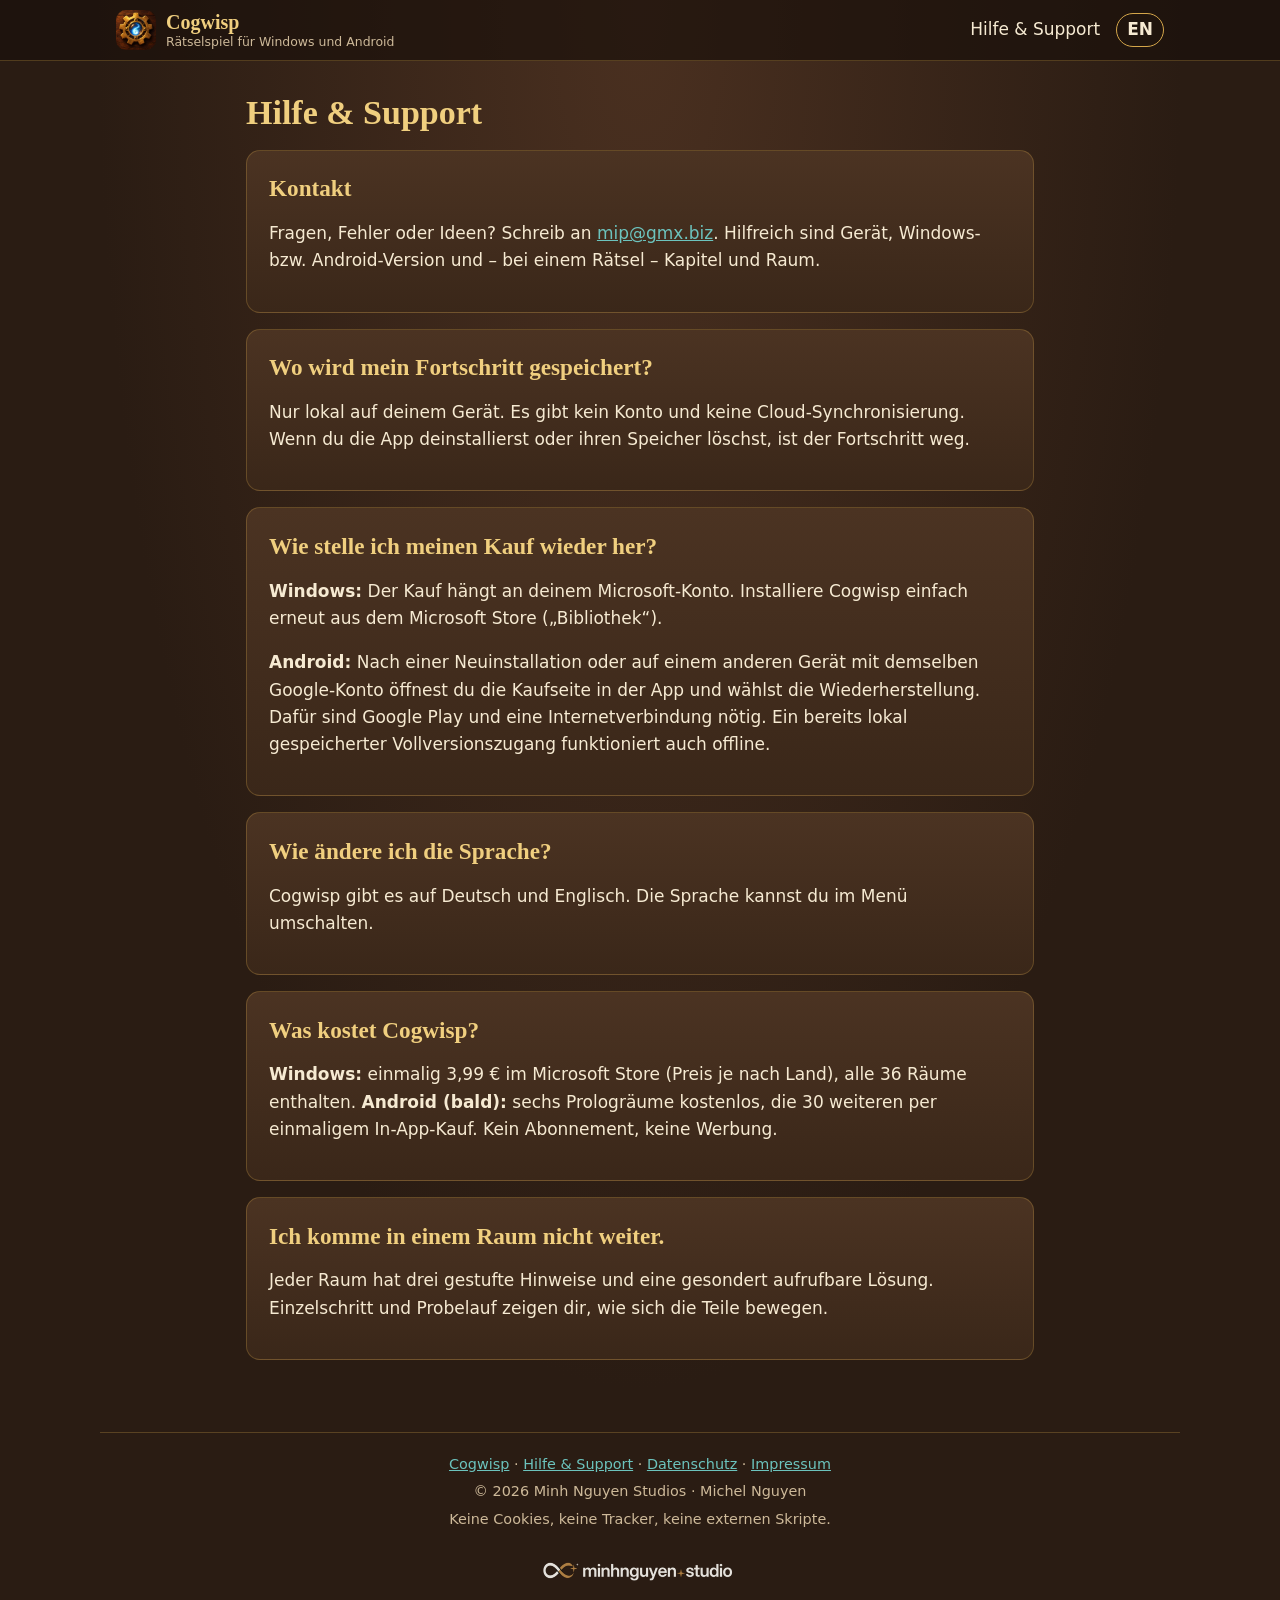
<file: support.html>
<!DOCTYPE html>
<html lang="de">
<head>
<meta charset="utf-8">
<meta name="viewport" content="width=device-width,initial-scale=1">
<meta name="theme-color" content="#2a1c13">
<title>Hilfe &amp; Support – Cogwisp</title>
<meta name="description" content="Kontakt und häufige Fragen zu Cogwisp.">
<link rel="canonical" href="https://minh.systems/Cogwisp/support.html">
<link rel="alternate" hreflang="de" href="https://minh.systems/Cogwisp/support.html">
<link rel="alternate" hreflang="en" href="https://minh.systems/Cogwisp/en/support.html">
<link rel="alternate" hreflang="x-default" href="https://minh.systems/Cogwisp/support.html">
<meta property="og:type" content="website">
<meta property="og:site_name" content="Cogwisp">
<meta property="og:locale" content="de_DE">
<meta property="og:title" content="Hilfe &amp; Support – Cogwisp">
<meta property="og:description" content="Kontakt und häufige Fragen zu Cogwisp.">
<meta property="og:url" content="https://minh.systems/Cogwisp/support.html">
<meta property="og:image" content="https://minh.systems/Cogwisp/img/og.png">
<link rel="icon" href="favicon.png">
<link rel="apple-touch-icon" href="img/icon-192.png">
<link rel="stylesheet" href="style.css">
</head>
<body class="document-page">
<a class="skip" href="#main">Zum Inhalt</a>
<header class="top"><nav class="wrap" aria-label="Navigation">
<a class="brand" href="./"><img src="img/icon.webp" width="40" height="40" alt=""><span>Cogwisp<small>Rätselspiel für Windows und Android</small></span></a>
<div class="links">
<a href="support.html">Hilfe &amp; Support</a>
<a class="lang" href="en/support.html" hreflang="en" lang="en" aria-label="Switch to English">EN</a>
</div>
</nav></header>
<main id="main">
<div class="wrap doc">
<header class="doc-head"><h1>Hilfe &amp; Support</h1></header>
<section class="card doc-section">
<h2>Kontakt</h2>
<p>Fragen, Fehler oder Ideen? Schreib an <a href="mailto:mip@gmx.biz">mip@gmx.biz</a>. Hilfreich sind Gerät, Windows- bzw. Android-Version und – bei einem Rätsel – Kapitel und Raum.</p>
</section>
<section class="card doc-section">
<h2>Wo wird mein Fortschritt gespeichert?</h2>
<p>Nur lokal auf deinem Gerät. Es gibt kein Konto und keine Cloud-Synchronisierung. Wenn du die App deinstallierst oder ihren Speicher löschst, ist der Fortschritt weg.</p>
</section>
<section class="card doc-section">
<h2>Wie stelle ich meinen Kauf wieder her?</h2>
<p><strong>Windows:</strong> Der Kauf hängt an deinem Microsoft-Konto. Installiere Cogwisp einfach erneut aus dem Microsoft Store („Bibliothek“).</p>
<p><strong>Android:</strong> Nach einer Neuinstallation oder auf einem anderen Gerät mit demselben Google-Konto öffnest du die Kaufseite in der App und wählst die Wiederherstellung. Dafür sind Google Play und eine Internetverbindung nötig. Ein bereits lokal gespeicherter Vollversionszugang funktioniert auch offline.</p>
</section>
<section class="card doc-section">
<h2>Wie ändere ich die Sprache?</h2>
<p>Cogwisp gibt es auf Deutsch und Englisch. Die Sprache kannst du im Menü umschalten.</p>
</section>
<section class="card doc-section">
<h2>Was kostet Cogwisp?</h2>
<p><strong>Windows:</strong> einmalig 3,99 € im Microsoft Store (Preis je nach Land), alle 36 Räume enthalten. <strong>Android (bald):</strong> sechs Prologräume kostenlos, die 30 weiteren per einmaligem In-App-Kauf. Kein Abonnement, keine Werbung.</p>
</section>
<section class="card doc-section">
<h2>Ich komme in einem Raum nicht weiter.</h2>
<p>Jeder Raum hat drei gestufte Hinweise und eine gesondert aufrufbare Lösung. Einzelschritt und Probelauf zeigen dir, wie sich die Teile bewegen.</p>
</section>
</div>
</main>
<footer class="wrap footer">
<p><a href="./">Cogwisp</a> · <a href="support.html">Hilfe &amp; Support</a> · <a href="privacy.html">Datenschutz</a> · <a href="impressum.html">Impressum</a></p>
<p>© 2026 Minh Nguyen Studios · Michel Nguyen</p>
<p>Keine Cookies, keine Tracker, keine externen Skripte.</p>
<p style="margin:16px 0 4px"><a href="https://minh.systems/MinhNguyenStudios/" aria-label="Minh Nguyen Studios" style="display:inline-block;line-height:0;border-radius:8px;overflow:hidden;opacity:.92"><picture><img src="img/studio-dunkel.png" width="200" height="47" alt="Minh Nguyen Studios" loading="lazy" style="width:200px;height:auto"></picture></a></p></footer>
</body>
</html>
</file>
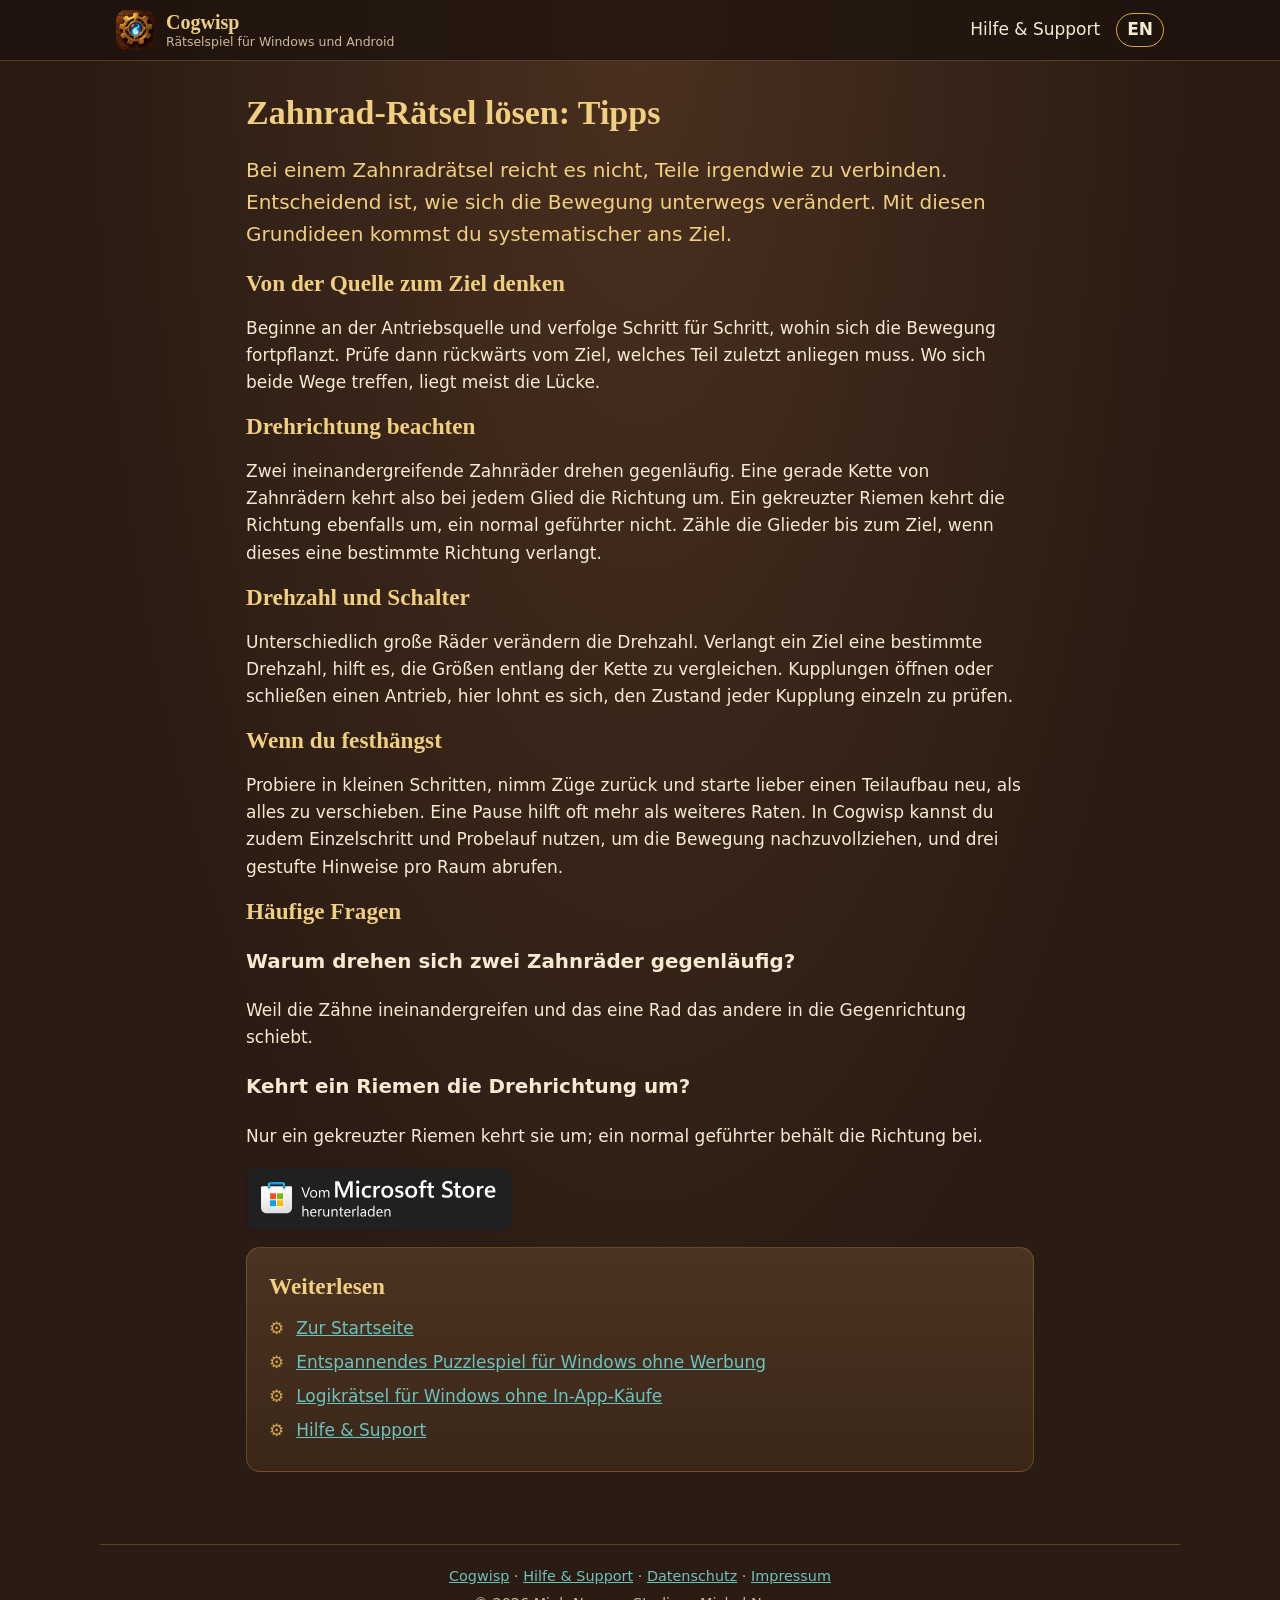
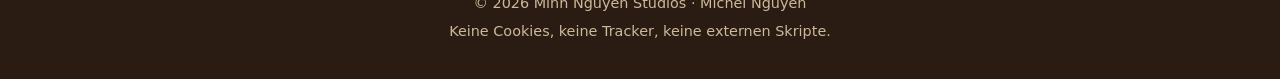
<file: zahnrad-raetsel-loesen-tipps.html>
<!DOCTYPE html>
<html lang="de">
<head>
<meta charset="utf-8">
<meta name="viewport" content="width=device-width,initial-scale=1">
<meta name="theme-color" content="#2a1c13">
<title>Zahnrad-Rätsel lösen: Tipps zu Drehrichtung, Riemen und Planung</title>
<meta name="description" content="Zahnrad- und Riemenrätsel lösen: Wie Drehrichtung und Drehzahl zusammenhängen, wie du von Quelle zu Ziel planst und was bei festgefahrenen Rätseln hilft.">
<link rel="canonical" href="https://minh.systems/Cogwisp/zahnrad-raetsel-loesen-tipps.html">
<link rel="alternate" hreflang="de" href="https://minh.systems/Cogwisp/zahnrad-raetsel-loesen-tipps.html">
<link rel="alternate" hreflang="en" href="https://minh.systems/Cogwisp/en/gear-puzzle-tips.html">
<link rel="alternate" hreflang="x-default" href="https://minh.systems/Cogwisp/zahnrad-raetsel-loesen-tipps.html">
<meta property="og:type" content="article">
<meta property="og:site_name" content="Cogwisp">
<meta property="og:locale" content="de_DE">
<meta property="og:title" content="Zahnrad-Rätsel lösen: Tipps zu Drehrichtung, Riemen und Planung">
<meta property="og:description" content="Zahnrad- und Riemenrätsel lösen: Wie Drehrichtung und Drehzahl zusammenhängen, wie du von Quelle zu Ziel planst und was bei festgefahrenen Rätseln hilft.">
<meta property="og:url" content="https://minh.systems/Cogwisp/zahnrad-raetsel-loesen-tipps.html">
<meta property="og:image" content="https://minh.systems/Cogwisp/img/og.png">
<meta name="twitter:card" content="summary_large_image">
<link rel="icon" href="favicon.png">
<link rel="apple-touch-icon" href="img/icon-192.png">
<link rel="stylesheet" href="style.css">
<script type="application/ld+json">{"@context": "https://schema.org", "@type": "FAQPage", "mainEntity": [{"@type": "Question", "name": "Warum drehen sich zwei Zahnräder gegenläufig?", "acceptedAnswer": {"@type": "Answer", "text": "Weil die Zähne ineinandergreifen und das eine Rad das andere in die Gegenrichtung schiebt."}}, {"@type": "Question", "name": "Kehrt ein Riemen die Drehrichtung um?", "acceptedAnswer": {"@type": "Answer", "text": "Nur ein gekreuzter Riemen kehrt sie um; ein normal geführter behält die Richtung bei."}}]}</script>
</head>
<body>
<a class="skip" href="#main">Zum Inhalt</a>
<header class="top"><nav class="wrap" aria-label="Navigation">
<a class="brand" href="./"><img src="img/icon.webp" width="40" height="40" alt=""><span>Cogwisp<small>Rätselspiel für Windows und Android</small></span></a>
<div class="links">
<a href="support.html">Hilfe &amp; Support</a>
<a class="lang" href="en/gear-puzzle-tips.html" hreflang="en" lang="en" aria-label="Switch to English">EN</a>
</div>
</nav></header>
<main id="main" class="wrap doc">
<div class="doc-head"><h1>Zahnrad-Rätsel lösen: Tipps</h1><p class="lead">Bei einem Zahnradrätsel reicht es nicht, Teile irgendwie zu verbinden. Entscheidend ist, wie sich die Bewegung unterwegs verändert. Mit diesen Grundideen kommst du systematischer ans Ziel.</p></div>
<section class="doc-section"><h2>Von der Quelle zum Ziel denken</h2><p>Beginne an der Antriebsquelle und verfolge Schritt für Schritt, wohin sich die Bewegung fortpflanzt. Prüfe dann rückwärts vom Ziel, welches Teil zuletzt anliegen muss. Wo sich beide Wege treffen, liegt meist die Lücke.</p></section><section class="doc-section"><h2>Drehrichtung beachten</h2><p>Zwei ineinandergreifende Zahnräder drehen gegenläufig. Eine gerade Kette von Zahnrädern kehrt also bei jedem Glied die Richtung um. Ein gekreuzter Riemen kehrt die Richtung ebenfalls um, ein normal geführter nicht. Zähle die Glieder bis zum Ziel, wenn dieses eine bestimmte Richtung verlangt.</p></section><section class="doc-section"><h2>Drehzahl und Schalter</h2><p>Unterschiedlich große Räder verändern die Drehzahl. Verlangt ein Ziel eine bestimmte Drehzahl, hilft es, die Größen entlang der Kette zu vergleichen. Kupplungen öffnen oder schließen einen Antrieb, hier lohnt es sich, den Zustand jeder Kupplung einzeln zu prüfen.</p></section><section class="doc-section"><h2>Wenn du festhängst</h2><p>Probiere in kleinen Schritten, nimm Züge zurück und starte lieber einen Teilaufbau neu, als alles zu verschieben. Eine Pause hilft oft mehr als weiteres Raten. In Cogwisp kannst du zudem Einzelschritt und Probelauf nutzen, um die Bewegung nachzuvollziehen, und drei gestufte Hinweise pro Raum abrufen.</p></section>
<section class="doc-section"><h2>Häufige Fragen</h2><h3>Warum drehen sich zwei Zahnräder gegenläufig?</h3><p>Weil die Zähne ineinandergreifen und das eine Rad das andere in die Gegenrichtung schiebt.</p><h3>Kehrt ein Riemen die Drehrichtung um?</h3><p>Nur ein gekreuzter Riemen kehrt sie um; ein normal geführter behält die Richtung bei.</p></section>
<p class="store"><a href="https://apps.microsoft.com/detail/9NSRPBK9PL5N?mode=direct&amp;cid=website" target="_blank" rel="noopener"><img src="img/ms-store-de.svg" width="266" height="64" alt="Im Microsoft Store herunterladen"></a></p>
<section class="doc-section card"><h2>Weiterlesen</h2><ul class="gears"><li><a href="./">Zur Startseite</a></li><li><a href="entspannendes-puzzlespiel-windows-ohne-werbung.html">Entspannendes Puzzlespiel für Windows ohne Werbung</a></li><li><a href="logikraetsel-ohne-in-app-kaeufe-windows.html">Logikrätsel für Windows ohne In-App-Käufe</a></li><li><a href="support.html">Hilfe &amp; Support</a></li></ul></section>
</main>
<footer class="wrap footer">
<p><a href="./">Cogwisp</a> · <a href="support.html">Hilfe &amp; Support</a> · <a href="privacy.html">Datenschutz</a> · <a href="impressum.html">Impressum</a></p>
<p>© 2026 Minh Nguyen Studios · Michel Nguyen</p>
<p>Keine Cookies, keine Tracker, keine externen Skripte.</p>
</footer>
</body>
</html>
</file>
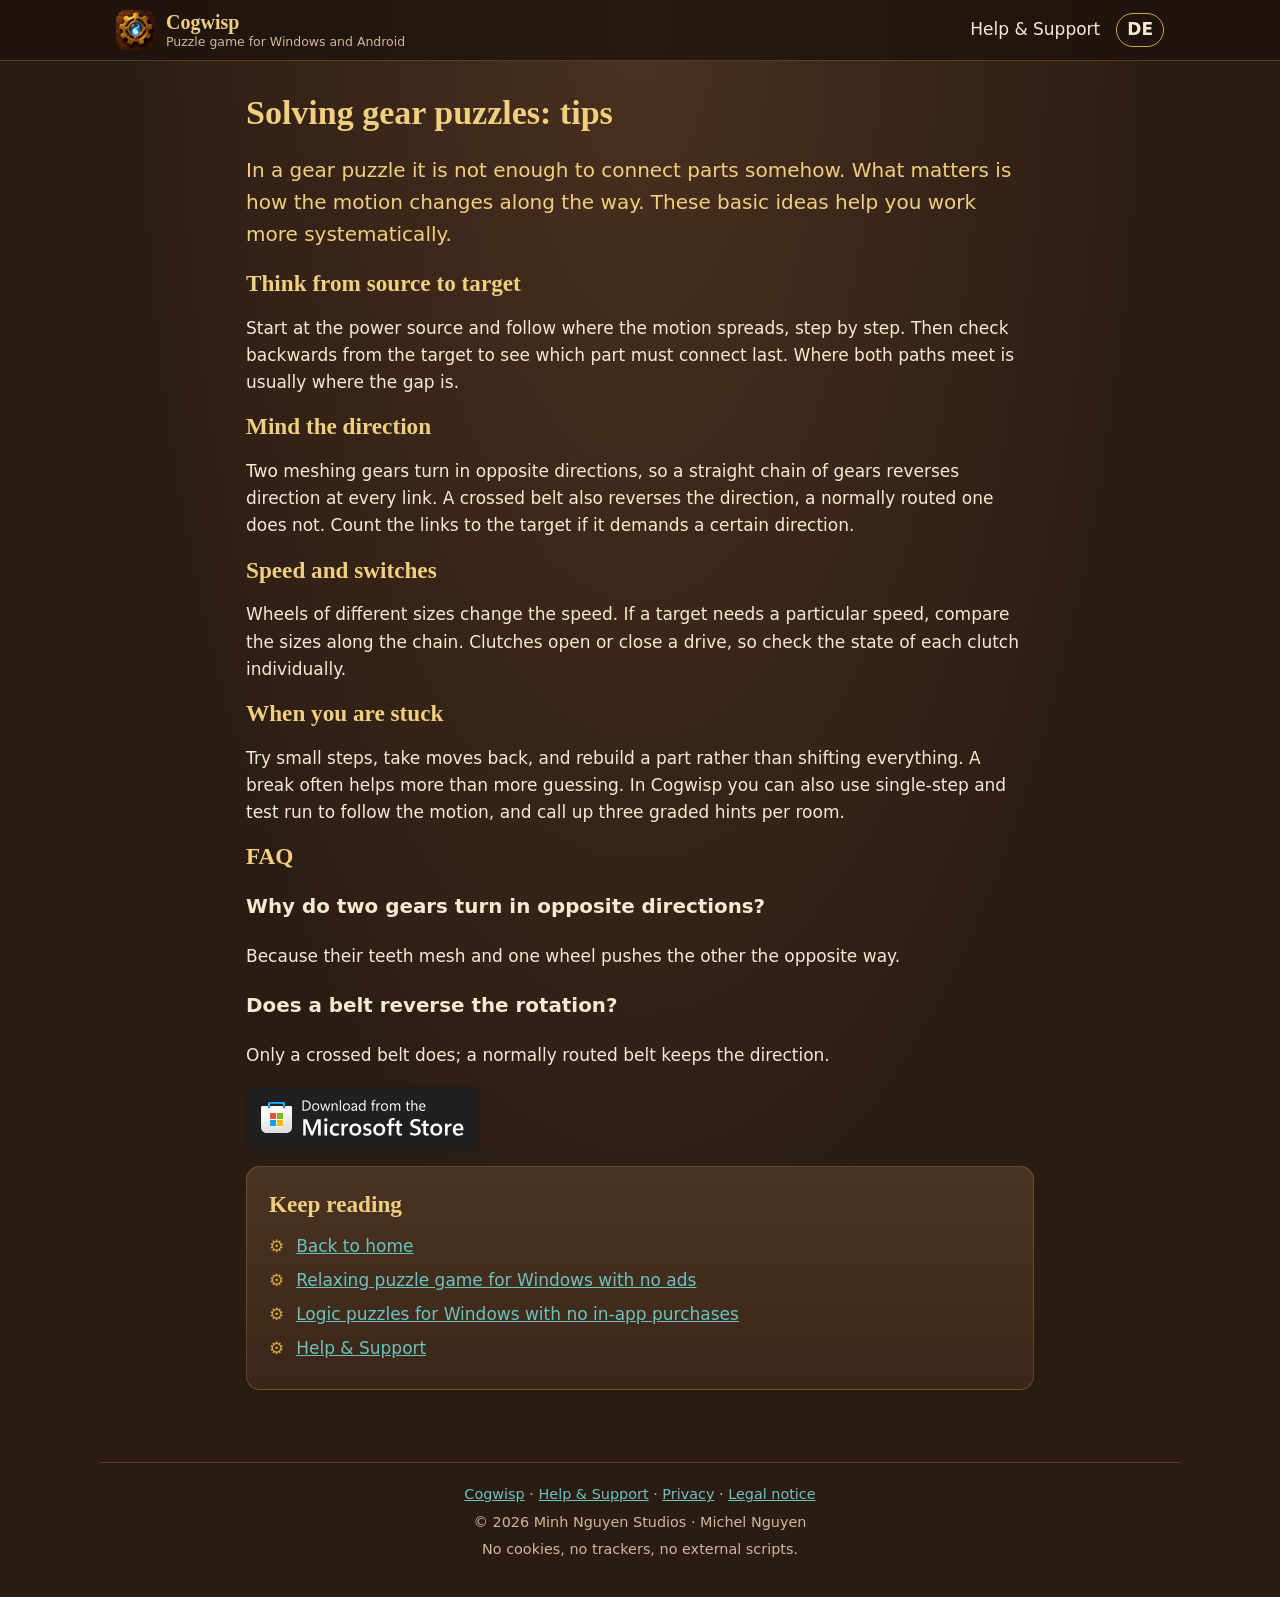
<file: en/gear-puzzle-tips.html>
<!DOCTYPE html>
<html lang="en">
<head>
<meta charset="utf-8">
<meta name="viewport" content="width=device-width,initial-scale=1">
<meta name="theme-color" content="#2a1c13">
<title>Solving gear puzzles: tips on direction, belts and planning</title>
<meta name="description" content="Solve gear and belt puzzles: how rotation direction and speed relate, how to plan from source to target, and what helps when you are stuck.">
<link rel="canonical" href="https://minh.systems/Cogwisp/en/gear-puzzle-tips.html">
<link rel="alternate" hreflang="de" href="https://minh.systems/Cogwisp/zahnrad-raetsel-loesen-tipps.html">
<link rel="alternate" hreflang="en" href="https://minh.systems/Cogwisp/en/gear-puzzle-tips.html">
<link rel="alternate" hreflang="x-default" href="https://minh.systems/Cogwisp/zahnrad-raetsel-loesen-tipps.html">
<meta property="og:type" content="article">
<meta property="og:site_name" content="Cogwisp">
<meta property="og:locale" content="en_US">
<meta property="og:title" content="Solving gear puzzles: tips on direction, belts and planning">
<meta property="og:description" content="Solve gear and belt puzzles: how rotation direction and speed relate, how to plan from source to target, and what helps when you are stuck.">
<meta property="og:url" content="https://minh.systems/Cogwisp/en/gear-puzzle-tips.html">
<meta property="og:image" content="https://minh.systems/Cogwisp/img/og.png">
<meta name="twitter:card" content="summary_large_image">
<link rel="icon" href="../favicon.png">
<link rel="apple-touch-icon" href="../img/icon-192.png">
<link rel="stylesheet" href="../style.css">
<script type="application/ld+json">{"@context": "https://schema.org", "@type": "FAQPage", "mainEntity": [{"@type": "Question", "name": "Why do two gears turn in opposite directions?", "acceptedAnswer": {"@type": "Answer", "text": "Because their teeth mesh and one wheel pushes the other the opposite way."}}, {"@type": "Question", "name": "Does a belt reverse the rotation?", "acceptedAnswer": {"@type": "Answer", "text": "Only a crossed belt does; a normally routed belt keeps the direction."}}]}</script>
</head>
<body>
<a class="skip" href="#main">Skip to content</a>
<header class="top"><nav class="wrap" aria-label="Navigation">
<a class="brand" href="./"><img src="../img/icon.webp" width="40" height="40" alt=""><span>Cogwisp<small>Puzzle game for Windows and Android</small></span></a>
<div class="links">
<a href="support.html">Help &amp; Support</a>
<a class="lang" href="../zahnrad-raetsel-loesen-tipps.html" hreflang="de" lang="de" aria-label="Auf Deutsch wechseln">DE</a>
</div>
</nav></header>
<main id="main" class="wrap doc">
<div class="doc-head"><h1>Solving gear puzzles: tips</h1><p class="lead">In a gear puzzle it is not enough to connect parts somehow. What matters is how the motion changes along the way. These basic ideas help you work more systematically.</p></div>
<section class="doc-section"><h2>Think from source to target</h2><p>Start at the power source and follow where the motion spreads, step by step. Then check backwards from the target to see which part must connect last. Where both paths meet is usually where the gap is.</p></section><section class="doc-section"><h2>Mind the direction</h2><p>Two meshing gears turn in opposite directions, so a straight chain of gears reverses direction at every link. A crossed belt also reverses the direction, a normally routed one does not. Count the links to the target if it demands a certain direction.</p></section><section class="doc-section"><h2>Speed and switches</h2><p>Wheels of different sizes change the speed. If a target needs a particular speed, compare the sizes along the chain. Clutches open or close a drive, so check the state of each clutch individually.</p></section><section class="doc-section"><h2>When you are stuck</h2><p>Try small steps, take moves back, and rebuild a part rather than shifting everything. A break often helps more than more guessing. In Cogwisp you can also use single-step and test run to follow the motion, and call up three graded hints per room.</p></section>
<section class="doc-section"><h2>FAQ</h2><h3>Why do two gears turn in opposite directions?</h3><p>Because their teeth mesh and one wheel pushes the other the opposite way.</p><h3>Does a belt reverse the rotation?</h3><p>Only a crossed belt does; a normally routed belt keeps the direction.</p></section>
<p class="store"><a href="https://apps.microsoft.com/detail/9NSRPBK9PL5N?mode=direct&amp;cid=website" target="_blank" rel="noopener"><img src="../img/ms-store-en.svg" width="234" height="64" alt="Get it from Microsoft"></a></p>
<section class="doc-section card"><h2>Keep reading</h2><ul class="gears"><li><a href="./">Back to home</a></li><li><a href="relaxing-puzzle-game-windows-no-ads.html">Relaxing puzzle game for Windows with no ads</a></li><li><a href="puzzle-game-no-in-app-purchases-windows.html">Logic puzzles for Windows with no in-app purchases</a></li><li><a href="support.html">Help &amp; Support</a></li></ul></section>
</main>
<footer class="wrap footer">
<p><a href="./">Cogwisp</a> · <a href="support.html">Help &amp; Support</a> · <a href="privacy.html">Privacy</a> · <a href="impressum.html">Legal notice</a></p>
<p>© 2026 Minh Nguyen Studios · Michel Nguyen</p>
<p>No cookies, no trackers, no external scripts.</p>
</footer>
</body>
</html>
</file>
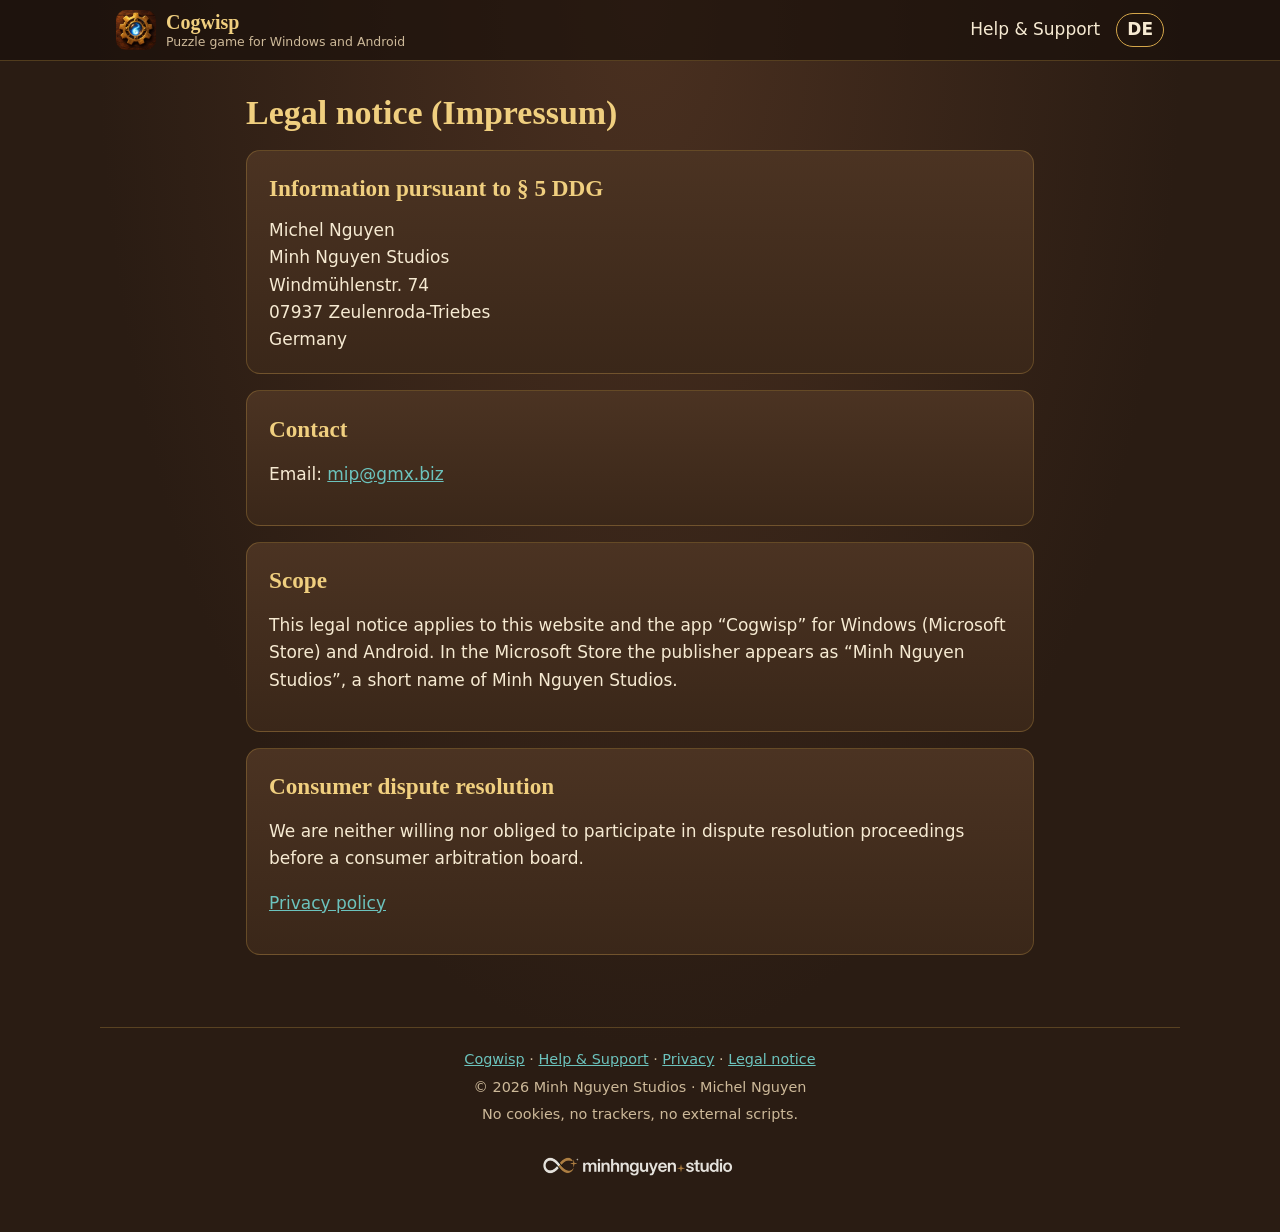
<file: en/impressum.html>
<!DOCTYPE html>
<html lang="en">
<head>
<meta charset="utf-8">
<meta name="viewport" content="width=device-width,initial-scale=1">
<meta name="theme-color" content="#2a1c13">
<title>Legal notice – Cogwisp</title>
<meta name="description" content="Legal notice (Impressum) for Cogwisp.">
<link rel="canonical" href="https://minh.systems/Cogwisp/en/impressum.html">
<link rel="alternate" hreflang="de" href="https://minh.systems/Cogwisp/impressum.html">
<link rel="alternate" hreflang="en" href="https://minh.systems/Cogwisp/en/impressum.html">
<link rel="alternate" hreflang="x-default" href="https://minh.systems/Cogwisp/impressum.html">
<meta property="og:type" content="website">
<meta property="og:site_name" content="Cogwisp">
<meta property="og:locale" content="en_US">
<meta property="og:title" content="Legal notice – Cogwisp">
<meta property="og:description" content="Legal notice (Impressum) for Cogwisp.">
<meta property="og:url" content="https://minh.systems/Cogwisp/en/impressum.html">
<meta property="og:image" content="https://minh.systems/Cogwisp/img/og.png">
<link rel="icon" href="../favicon.png">
<link rel="apple-touch-icon" href="../img/icon-192.png">
<link rel="stylesheet" href="../style.css">
</head>
<body class="document-page">
<a class="skip" href="#main">Skip to content</a>
<header class="top"><nav class="wrap" aria-label="Navigation">
<a class="brand" href="./"><img src="../img/icon.webp" width="40" height="40" alt=""><span>Cogwisp<small>Puzzle game for Windows and Android</small></span></a>
<div class="links">
<a href="support.html">Help &amp; Support</a>
<a class="lang" href="../impressum.html" hreflang="de" lang="de" aria-label="Auf Deutsch wechseln">DE</a>
</div>
</nav></header>
<main id="main">
<div class="wrap doc">
<header class="doc-head"><h1>Legal notice (Impressum)</h1></header>
<section class="card doc-section">
<h2>Information pursuant to § 5 DDG</h2>
<address>Michel Nguyen<br>Minh Nguyen Studios<br>Windmühlenstr. 74<br>07937 Zeulenroda-Triebes<br>Germany</address>
</section>
<section class="card doc-section">
<h2>Contact</h2>
<p>Email: <a href="mailto:mip@gmx.biz">mip@gmx.biz</a></p>
</section>
<section class="card doc-section">
<h2>Scope</h2>
<p>This legal notice applies to this website and the app “Cogwisp” for Windows (Microsoft Store) and Android. In the Microsoft Store the publisher appears as “Minh Nguyen Studios”, a short name of Minh Nguyen Studios.</p>
</section>
<section class="card doc-section">
<h2>Consumer dispute resolution</h2>
<p>We are neither willing nor obliged to participate in dispute resolution proceedings before a consumer arbitration board.</p><p><a href="privacy.html">Privacy policy</a></p>
</section>
</div>
</main>
<footer class="wrap footer">
<p><a href="./">Cogwisp</a> · <a href="support.html">Help &amp; Support</a> · <a href="privacy.html">Privacy</a> · <a href="impressum.html">Legal notice</a></p>
<p>© 2026 Minh Nguyen Studios · Michel Nguyen</p>
<p>No cookies, no trackers, no external scripts.</p>
<p style="margin:16px 0 4px"><a href="https://minh.systems/MinhNguyenStudios/" aria-label="Minh Nguyen Studios" style="display:inline-block;line-height:0;border-radius:8px;overflow:hidden;opacity:.92"><picture><img src="../img/studio-dunkel.png" width="200" height="47" alt="Minh Nguyen Studios" loading="lazy" style="width:200px;height:auto"></picture></a></p></footer>
</body>
</html>
</file>
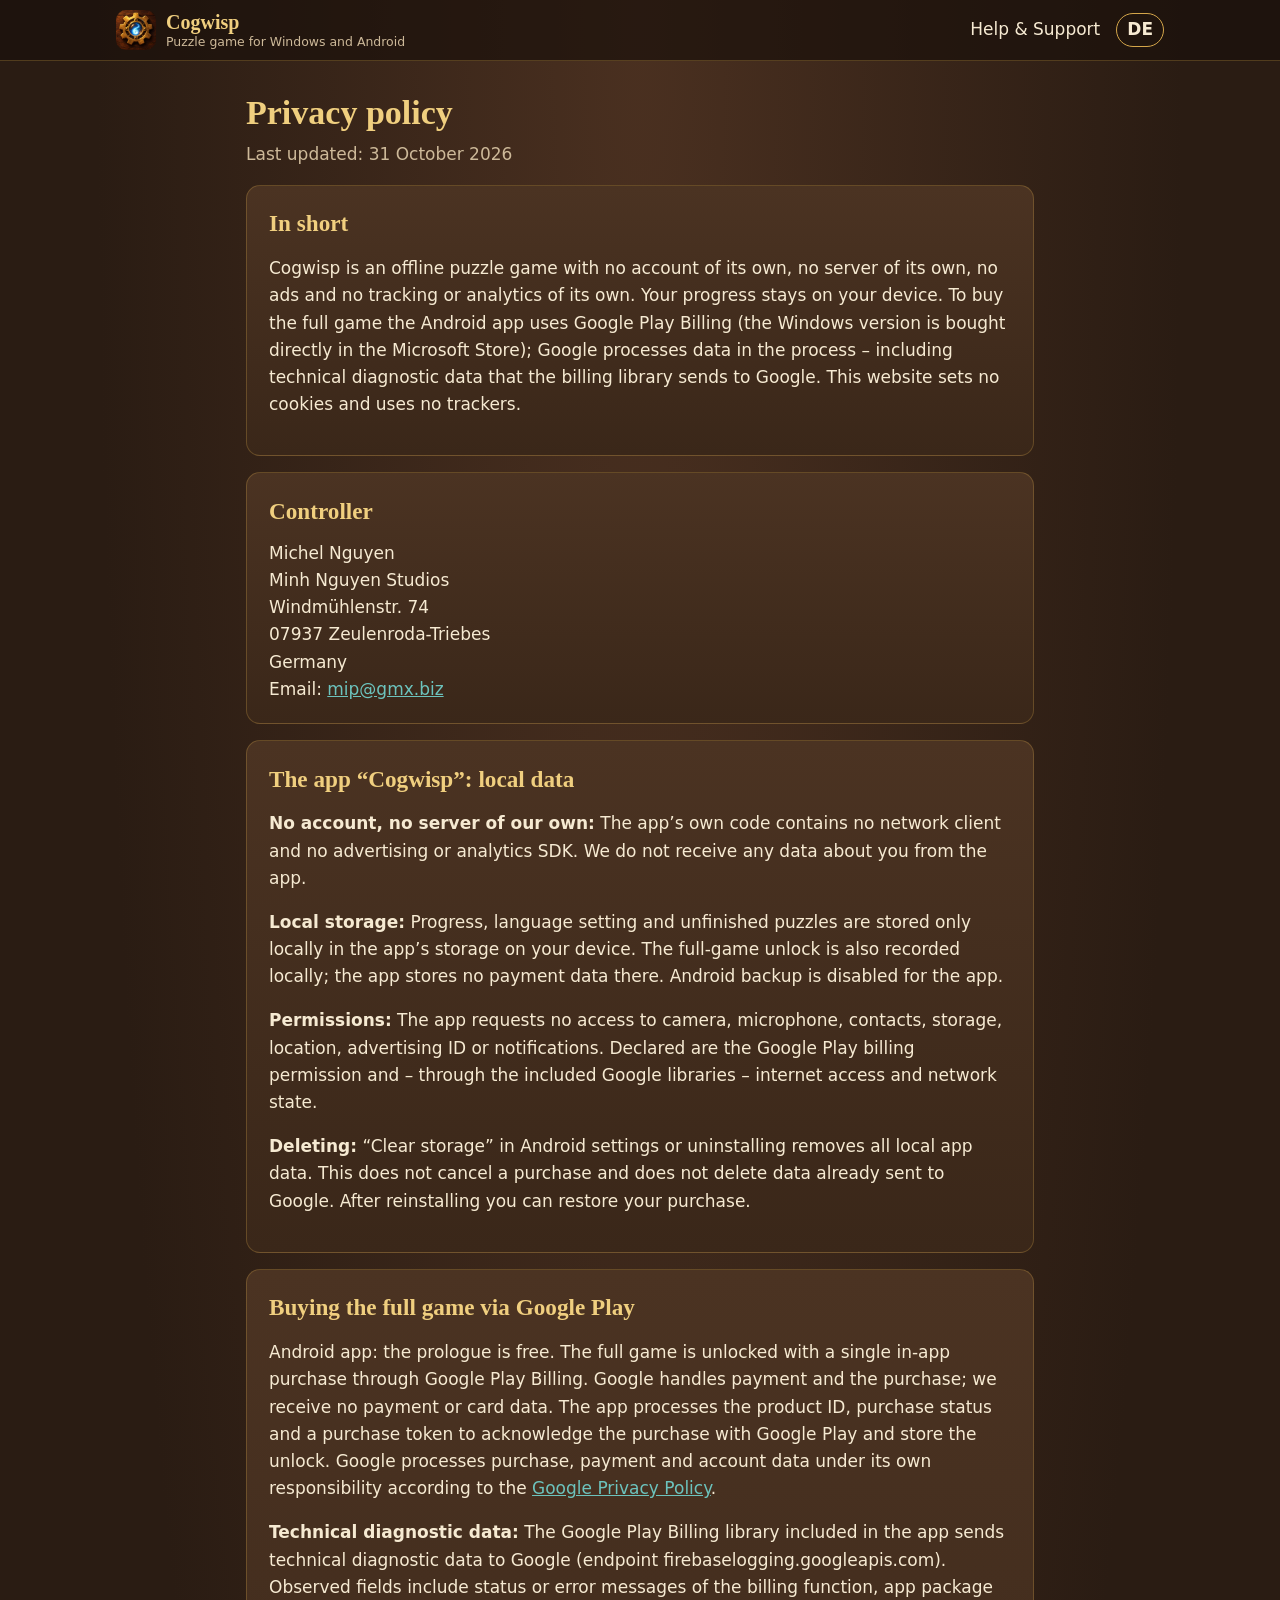
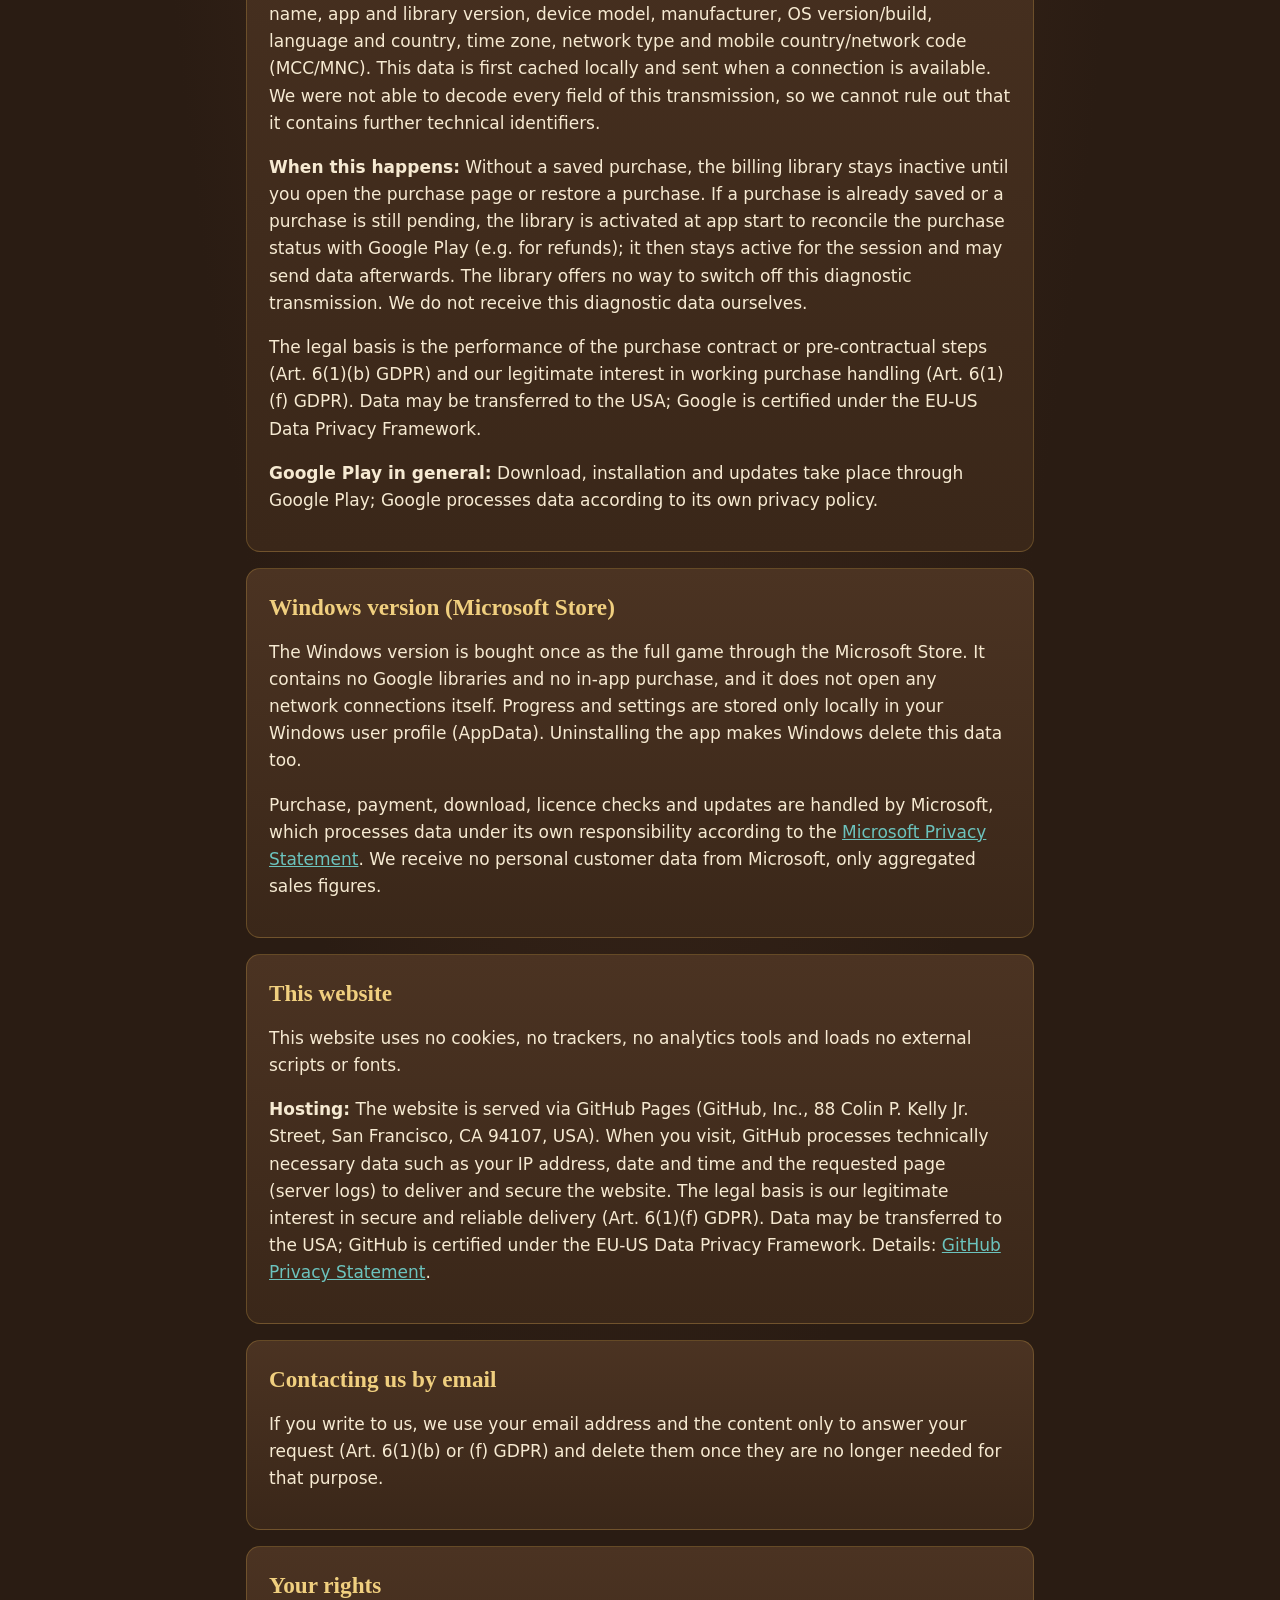
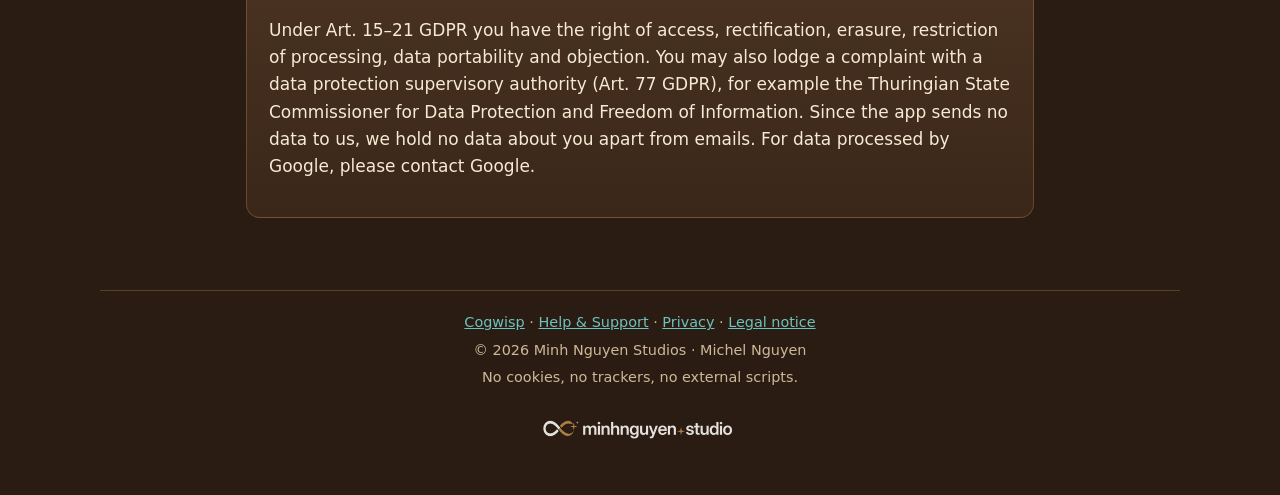
<file: en/privacy.html>
<!DOCTYPE html>
<html lang="en">
<head>
<meta charset="utf-8">
<meta name="viewport" content="width=device-width,initial-scale=1">
<meta name="theme-color" content="#2a1c13">
<title>Privacy policy – Cogwisp</title>
<meta name="description" content="Privacy policy for the Android app Cogwisp and this website.">
<link rel="canonical" href="https://minh.systems/Cogwisp/en/privacy.html">
<link rel="alternate" hreflang="de" href="https://minh.systems/Cogwisp/privacy.html">
<link rel="alternate" hreflang="en" href="https://minh.systems/Cogwisp/en/privacy.html">
<link rel="alternate" hreflang="x-default" href="https://minh.systems/Cogwisp/privacy.html">
<meta property="og:type" content="website">
<meta property="og:site_name" content="Cogwisp">
<meta property="og:locale" content="en_US">
<meta property="og:title" content="Privacy policy – Cogwisp">
<meta property="og:description" content="Privacy policy for the Android app Cogwisp and this website.">
<meta property="og:url" content="https://minh.systems/Cogwisp/en/privacy.html">
<meta property="og:image" content="https://minh.systems/Cogwisp/img/og.png">
<link rel="icon" href="../favicon.png">
<link rel="apple-touch-icon" href="../img/icon-192.png">
<link rel="stylesheet" href="../style.css">
</head>
<body class="document-page">
<a class="skip" href="#main">Skip to content</a>
<header class="top"><nav class="wrap" aria-label="Navigation">
<a class="brand" href="./"><img src="../img/icon.webp" width="40" height="40" alt=""><span>Cogwisp<small>Puzzle game for Windows and Android</small></span></a>
<div class="links">
<a href="support.html">Help &amp; Support</a>
<a class="lang" href="../privacy.html" hreflang="de" lang="de" aria-label="Auf Deutsch wechseln">DE</a>
</div>
</nav></header>
<main id="main">
<div class="wrap doc">
<header class="doc-head"><h1>Privacy policy</h1><p class="stand">Last updated: 31 October 2026</p></header>
<section class="card doc-section">
<h2>In short</h2>
<p>Cogwisp is an offline puzzle game with no account of its own, no server of its own, no ads and no tracking or analytics of its own. Your progress stays on your device. To buy the full game the Android app uses Google Play Billing (the Windows version is bought directly in the Microsoft Store); Google processes data in the process – including technical diagnostic data that the billing library sends to Google. This website sets no cookies and uses no trackers.</p>
</section>
<section class="card doc-section">
<h2>Controller</h2>
<address>Michel Nguyen<br>Minh Nguyen Studios<br>Windmühlenstr. 74<br>07937 Zeulenroda-Triebes<br>Germany<br>Email: <a href="mailto:mip@gmx.biz">mip@gmx.biz</a></address>
</section>
<section class="card doc-section">
<h2>The app “Cogwisp”: local data</h2>
<p><strong>No account, no server of our own:</strong> The app’s own code contains no network client and no advertising or analytics SDK. We do not receive any data about you from the app.</p>
<p><strong>Local storage:</strong> Progress, language setting and unfinished puzzles are stored only locally in the app’s storage on your device. The full-game unlock is also recorded locally; the app stores no payment data there. Android backup is disabled for the app.</p>
<p><strong>Permissions:</strong> The app requests no access to camera, microphone, contacts, storage, location, advertising ID or notifications. Declared are the Google Play billing permission and – through the included Google libraries – internet access and network state.</p>
<p><strong>Deleting:</strong> “Clear storage” in Android settings or uninstalling removes all local app data. This does not cancel a purchase and does not delete data already sent to Google. After reinstalling you can restore your purchase.</p>
</section>
<section class="card doc-section">
<h2>Buying the full game via Google Play</h2>
<p>Android app: the prologue is free. The full game is unlocked with a single in-app purchase through Google Play Billing. Google handles payment and the purchase; we receive no payment or card data. The app processes the product ID, purchase status and a purchase token to acknowledge the purchase with Google Play and store the unlock. Google processes purchase, payment and account data under its own responsibility according to the <a href="https://policies.google.com/privacy" rel="noopener">Google Privacy Policy</a>.</p>
<p><strong>Technical diagnostic data:</strong> The Google Play Billing library included in the app sends technical diagnostic data to Google (endpoint firebaselogging.googleapis.com). Observed fields include status or error messages of the billing function, app package name, app and library version, device model, manufacturer, OS version/build, language and country, time zone, network type and mobile country/network code (MCC/MNC). This data is first cached locally and sent when a connection is available. We were not able to decode every field of this transmission, so we cannot rule out that it contains further technical identifiers.</p>
<p><strong>When this happens:</strong> Without a saved purchase, the billing library stays inactive until you open the purchase page or restore a purchase. If a purchase is already saved or a purchase is still pending, the library is activated at app start to reconcile the purchase status with Google Play (e.g. for refunds); it then stays active for the session and may send data afterwards. The library offers no way to switch off this diagnostic transmission. We do not receive this diagnostic data ourselves.</p>
<p>The legal basis is the performance of the purchase contract or pre-contractual steps (Art. 6(1)(b) GDPR) and our legitimate interest in working purchase handling (Art. 6(1)(f) GDPR). Data may be transferred to the USA; Google is certified under the EU-US Data Privacy Framework.</p>
<p><strong>Google Play in general:</strong> Download, installation and updates take place through Google Play; Google processes data according to its own privacy policy.</p>
</section>
<section class="card doc-section">
<h2>Windows version (Microsoft Store)</h2>
<p>The Windows version is bought once as the full game through the Microsoft Store. It contains no Google libraries and no in-app purchase, and it does not open any network connections itself. Progress and settings are stored only locally in your Windows user profile (AppData). Uninstalling the app makes Windows delete this data too.</p>
<p>Purchase, payment, download, licence checks and updates are handled by Microsoft, which processes data under its own responsibility according to the <a href="https://privacy.microsoft.com/en-us/privacystatement">Microsoft Privacy Statement</a>. We receive no personal customer data from Microsoft, only aggregated sales figures.</p>
</section>
<section class="card doc-section">
<h2>This website</h2>
<p>This website uses no cookies, no trackers, no analytics tools and loads no external scripts or fonts.</p>
<p><strong>Hosting:</strong> The website is served via GitHub Pages (GitHub, Inc., 88 Colin P. Kelly Jr. Street, San Francisco, CA 94107, USA). When you visit, GitHub processes technically necessary data such as your IP address, date and time and the requested page (server logs) to deliver and secure the website. The legal basis is our legitimate interest in secure and reliable delivery (Art. 6(1)(f) GDPR). Data may be transferred to the USA; GitHub is certified under the EU-US Data Privacy Framework. Details: <a href="https://docs.github.com/site-policy/privacy-policies/github-general-privacy-statement" rel="noopener">GitHub Privacy Statement</a>.</p>
</section>
<section class="card doc-section">
<h2>Contacting us by email</h2>
<p>If you write to us, we use your email address and the content only to answer your request (Art. 6(1)(b) or (f) GDPR) and delete them once they are no longer needed for that purpose.</p>
</section>
<section class="card doc-section">
<h2>Your rights</h2>
<p>Under Art. 15–21 GDPR you have the right of access, rectification, erasure, restriction of processing, data portability and objection. You may also lodge a complaint with a data protection supervisory authority (Art. 77 GDPR), for example the Thuringian State Commissioner for Data Protection and Freedom of Information. Since the app sends no data to us, we hold no data about you apart from emails. For data processed by Google, please contact Google.</p>
</section>
</div>
</main>
<footer class="wrap footer">
<p><a href="./">Cogwisp</a> · <a href="support.html">Help &amp; Support</a> · <a href="privacy.html">Privacy</a> · <a href="impressum.html">Legal notice</a></p>
<p>© 2026 Minh Nguyen Studios · Michel Nguyen</p>
<p>No cookies, no trackers, no external scripts.</p>
<p style="margin:16px 0 4px"><a href="https://minh.systems/MinhNguyenStudios/" aria-label="Minh Nguyen Studios" style="display:inline-block;line-height:0;border-radius:8px;overflow:hidden;opacity:.92"><picture><img src="../img/studio-dunkel.png" width="200" height="47" alt="Minh Nguyen Studios" loading="lazy" style="width:200px;height:auto"></picture></a></p></footer>
</body>
</html>
</file>
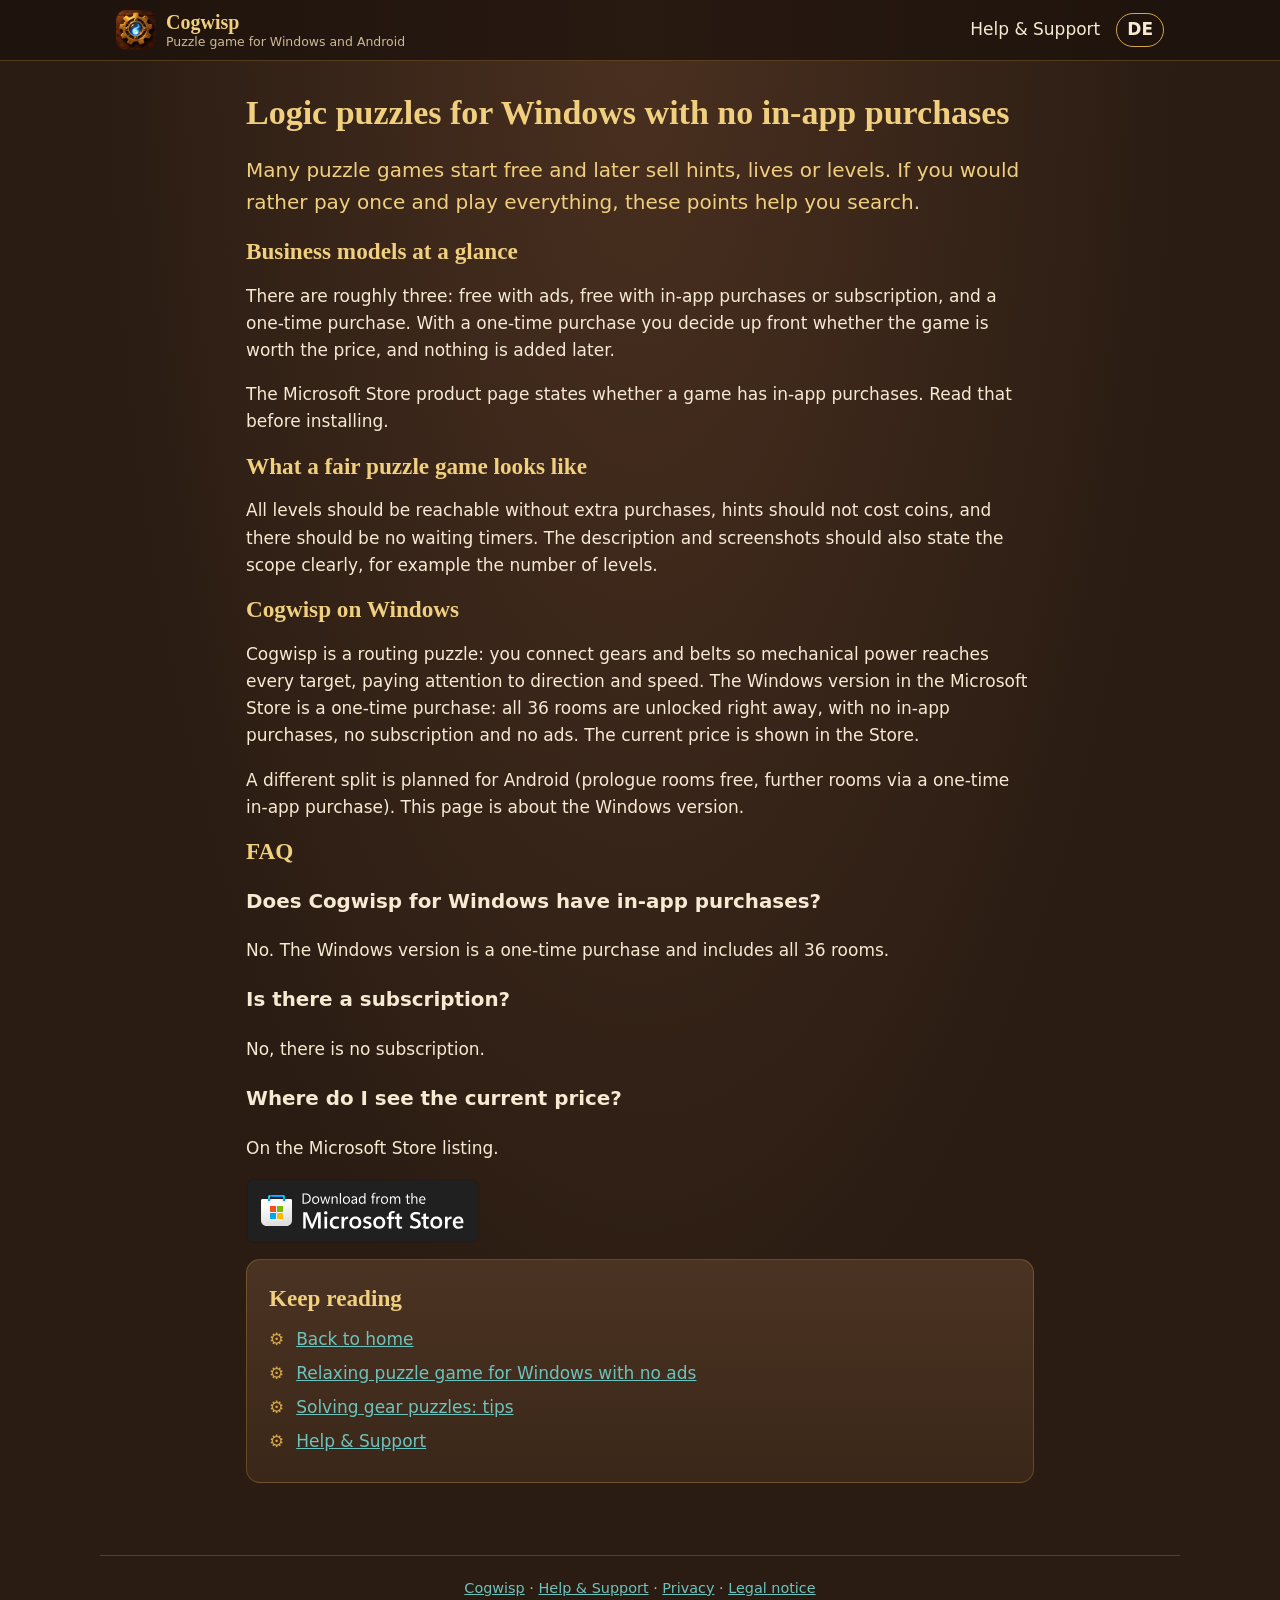
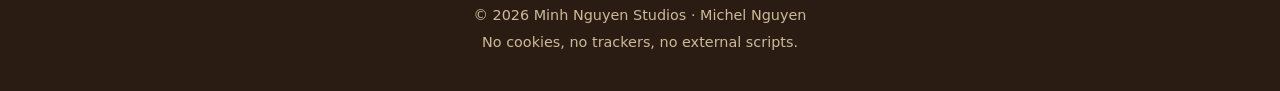
<file: en/puzzle-game-no-in-app-purchases-windows.html>
<!DOCTYPE html>
<html lang="en">
<head>
<meta charset="utf-8">
<meta name="viewport" content="width=device-width,initial-scale=1">
<meta name="theme-color" content="#2a1c13">
<title>Logic puzzles for Windows with no in-app purchases – buy once, no subscription</title>
<meta name="description" content="Routing puzzle and logic game for Windows without in-app purchases or subscription: what to check in the Microsoft Store and what Cogwisp offers.">
<link rel="canonical" href="https://minh.systems/Cogwisp/en/puzzle-game-no-in-app-purchases-windows.html">
<link rel="alternate" hreflang="de" href="https://minh.systems/Cogwisp/logikraetsel-ohne-in-app-kaeufe-windows.html">
<link rel="alternate" hreflang="en" href="https://minh.systems/Cogwisp/en/puzzle-game-no-in-app-purchases-windows.html">
<link rel="alternate" hreflang="x-default" href="https://minh.systems/Cogwisp/logikraetsel-ohne-in-app-kaeufe-windows.html">
<meta property="og:type" content="article">
<meta property="og:site_name" content="Cogwisp">
<meta property="og:locale" content="en_US">
<meta property="og:title" content="Logic puzzles for Windows with no in-app purchases – buy once, no subscription">
<meta property="og:description" content="Routing puzzle and logic game for Windows without in-app purchases or subscription: what to check in the Microsoft Store and what Cogwisp offers.">
<meta property="og:url" content="https://minh.systems/Cogwisp/en/puzzle-game-no-in-app-purchases-windows.html">
<meta property="og:image" content="https://minh.systems/Cogwisp/img/og.png">
<meta name="twitter:card" content="summary_large_image">
<link rel="icon" href="../favicon.png">
<link rel="apple-touch-icon" href="../img/icon-192.png">
<link rel="stylesheet" href="../style.css">
<script type="application/ld+json">{"@context": "https://schema.org", "@type": "FAQPage", "mainEntity": [{"@type": "Question", "name": "Does Cogwisp for Windows have in-app purchases?", "acceptedAnswer": {"@type": "Answer", "text": "No. The Windows version is a one-time purchase and includes all 36 rooms."}}, {"@type": "Question", "name": "Is there a subscription?", "acceptedAnswer": {"@type": "Answer", "text": "No, there is no subscription."}}, {"@type": "Question", "name": "Where do I see the current price?", "acceptedAnswer": {"@type": "Answer", "text": "On the Microsoft Store listing."}}]}</script>
</head>
<body>
<a class="skip" href="#main">Skip to content</a>
<header class="top"><nav class="wrap" aria-label="Navigation">
<a class="brand" href="./"><img src="../img/icon.webp" width="40" height="40" alt=""><span>Cogwisp<small>Puzzle game for Windows and Android</small></span></a>
<div class="links">
<a href="support.html">Help &amp; Support</a>
<a class="lang" href="../logikraetsel-ohne-in-app-kaeufe-windows.html" hreflang="de" lang="de" aria-label="Auf Deutsch wechseln">DE</a>
</div>
</nav></header>
<main id="main" class="wrap doc">
<div class="doc-head"><h1>Logic puzzles for Windows with no in-app purchases</h1><p class="lead">Many puzzle games start free and later sell hints, lives or levels. If you would rather pay once and play everything, these points help you search.</p></div>
<section class="doc-section"><h2>Business models at a glance</h2><p>There are roughly three: free with ads, free with in-app purchases or subscription, and a one-time purchase. With a one-time purchase you decide up front whether the game is worth the price, and nothing is added later.</p><p>The Microsoft Store product page states whether a game has in-app purchases. Read that before installing.</p></section><section class="doc-section"><h2>What a fair puzzle game looks like</h2><p>All levels should be reachable without extra purchases, hints should not cost coins, and there should be no waiting timers. The description and screenshots should also state the scope clearly, for example the number of levels.</p></section><section class="doc-section"><h2>Cogwisp on Windows</h2><p>Cogwisp is a routing puzzle: you connect gears and belts so mechanical power reaches every target, paying attention to direction and speed. The Windows version in the Microsoft Store is a one-time purchase: all 36 rooms are unlocked right away, with no in-app purchases, no subscription and no ads. The current price is shown in the Store.</p><p>A different split is planned for Android (prologue rooms free, further rooms via a one-time in-app purchase). This page is about the Windows version.</p></section>
<section class="doc-section"><h2>FAQ</h2><h3>Does Cogwisp for Windows have in-app purchases?</h3><p>No. The Windows version is a one-time purchase and includes all 36 rooms.</p><h3>Is there a subscription?</h3><p>No, there is no subscription.</p><h3>Where do I see the current price?</h3><p>On the Microsoft Store listing.</p></section>
<p class="store"><a href="https://apps.microsoft.com/detail/9NSRPBK9PL5N?mode=direct&amp;cid=website" target="_blank" rel="noopener"><img src="../img/ms-store-en.svg" width="234" height="64" alt="Get it from Microsoft"></a></p>
<section class="doc-section card"><h2>Keep reading</h2><ul class="gears"><li><a href="./">Back to home</a></li><li><a href="relaxing-puzzle-game-windows-no-ads.html">Relaxing puzzle game for Windows with no ads</a></li><li><a href="gear-puzzle-tips.html">Solving gear puzzles: tips</a></li><li><a href="support.html">Help &amp; Support</a></li></ul></section>
</main>
<footer class="wrap footer">
<p><a href="./">Cogwisp</a> · <a href="support.html">Help &amp; Support</a> · <a href="privacy.html">Privacy</a> · <a href="impressum.html">Legal notice</a></p>
<p>© 2026 Minh Nguyen Studios · Michel Nguyen</p>
<p>No cookies, no trackers, no external scripts.</p>
</footer>
</body>
</html>
</file>
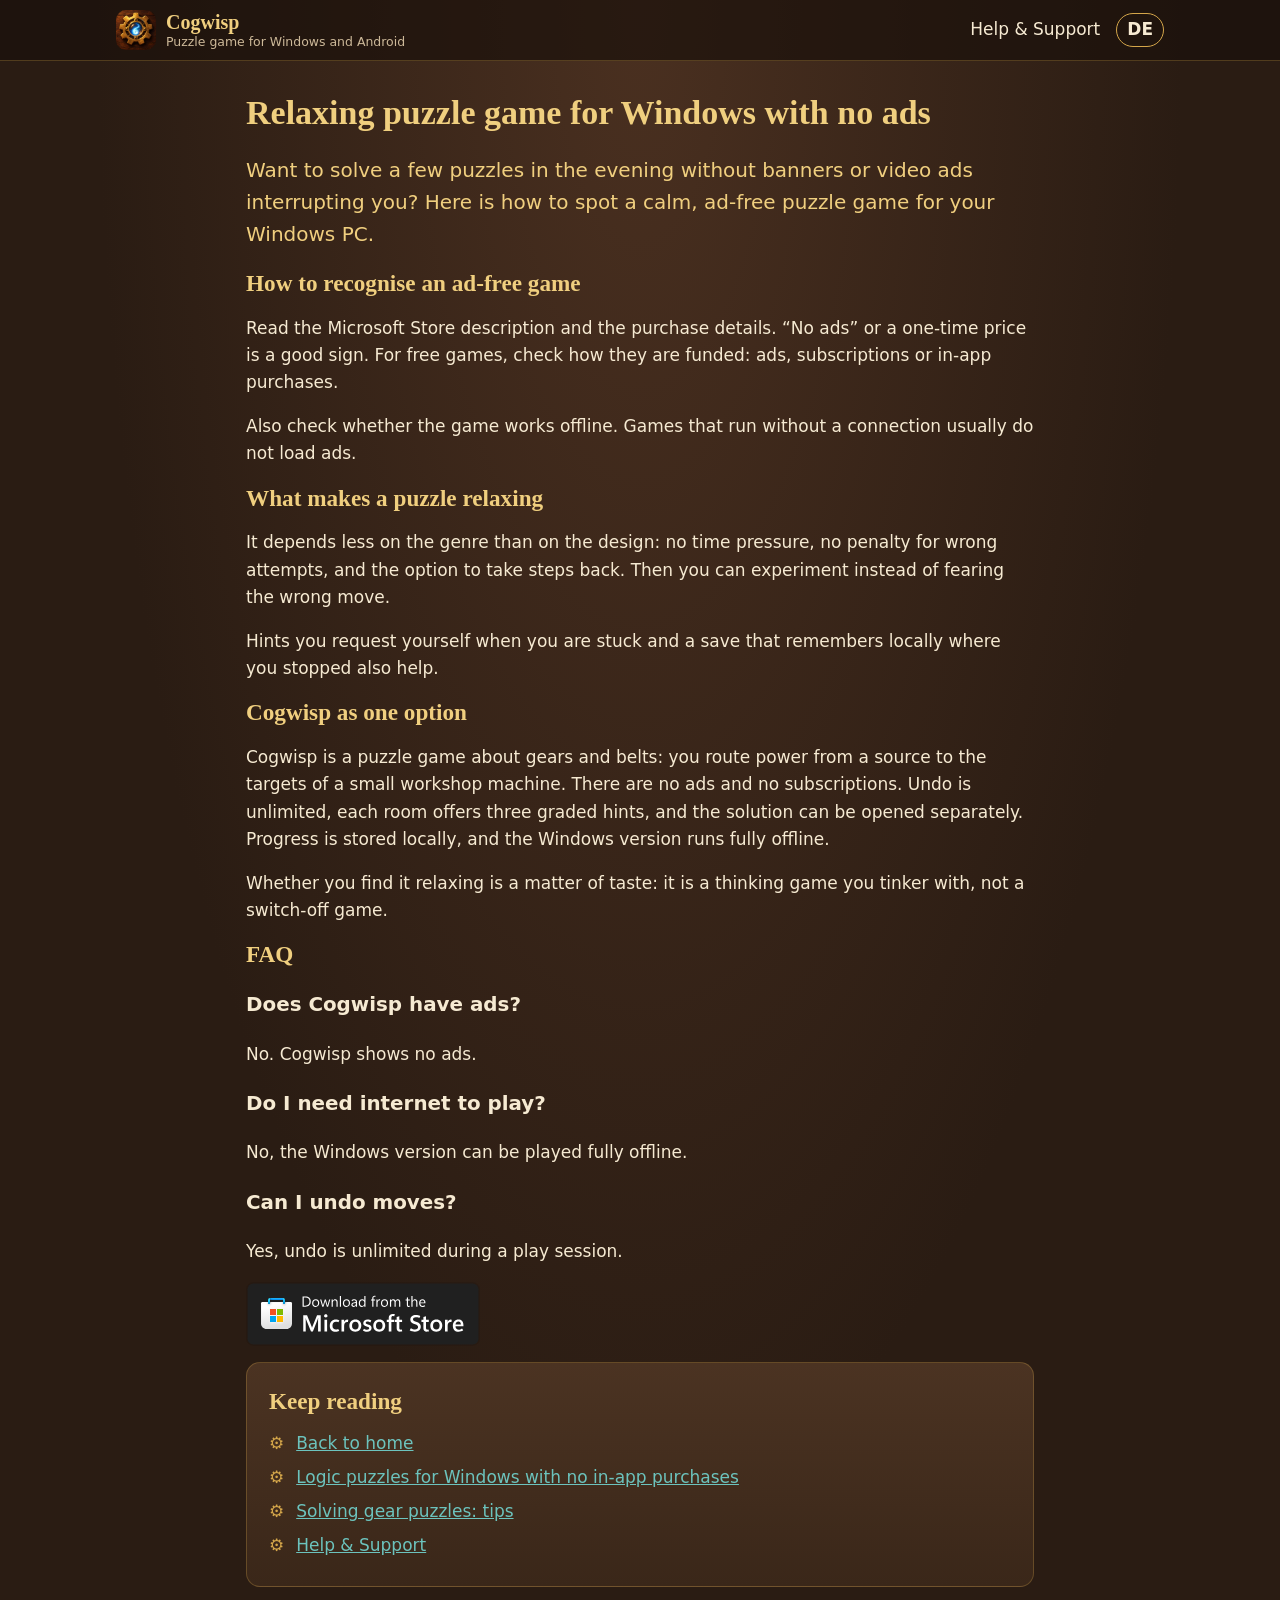
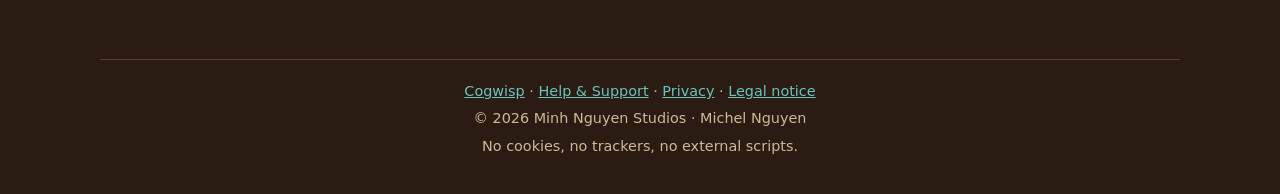
<file: en/relaxing-puzzle-game-windows-no-ads.html>
<!DOCTYPE html>
<html lang="en">
<head>
<meta charset="utf-8">
<meta name="viewport" content="width=device-width,initial-scale=1">
<meta name="theme-color" content="#2a1c13">
<title>Relaxing puzzle game for Windows with no ads – what to look for</title>
<meta name="description" content="How to find calm, ad-free puzzle games for Windows: what to check in the Store, what makes a puzzle relaxing, and how Cogwisp fits in as a gear puzzle.">
<link rel="canonical" href="https://minh.systems/Cogwisp/en/relaxing-puzzle-game-windows-no-ads.html">
<link rel="alternate" hreflang="de" href="https://minh.systems/Cogwisp/entspannendes-puzzlespiel-windows-ohne-werbung.html">
<link rel="alternate" hreflang="en" href="https://minh.systems/Cogwisp/en/relaxing-puzzle-game-windows-no-ads.html">
<link rel="alternate" hreflang="x-default" href="https://minh.systems/Cogwisp/entspannendes-puzzlespiel-windows-ohne-werbung.html">
<meta property="og:type" content="article">
<meta property="og:site_name" content="Cogwisp">
<meta property="og:locale" content="en_US">
<meta property="og:title" content="Relaxing puzzle game for Windows with no ads – what to look for">
<meta property="og:description" content="How to find calm, ad-free puzzle games for Windows: what to check in the Store, what makes a puzzle relaxing, and how Cogwisp fits in as a gear puzzle.">
<meta property="og:url" content="https://minh.systems/Cogwisp/en/relaxing-puzzle-game-windows-no-ads.html">
<meta property="og:image" content="https://minh.systems/Cogwisp/img/og.png">
<meta name="twitter:card" content="summary_large_image">
<link rel="icon" href="../favicon.png">
<link rel="apple-touch-icon" href="../img/icon-192.png">
<link rel="stylesheet" href="../style.css">
<script type="application/ld+json">{"@context": "https://schema.org", "@type": "FAQPage", "mainEntity": [{"@type": "Question", "name": "Does Cogwisp have ads?", "acceptedAnswer": {"@type": "Answer", "text": "No. Cogwisp shows no ads."}}, {"@type": "Question", "name": "Do I need internet to play?", "acceptedAnswer": {"@type": "Answer", "text": "No, the Windows version can be played fully offline."}}, {"@type": "Question", "name": "Can I undo moves?", "acceptedAnswer": {"@type": "Answer", "text": "Yes, undo is unlimited during a play session."}}]}</script>
</head>
<body>
<a class="skip" href="#main">Skip to content</a>
<header class="top"><nav class="wrap" aria-label="Navigation">
<a class="brand" href="./"><img src="../img/icon.webp" width="40" height="40" alt=""><span>Cogwisp<small>Puzzle game for Windows and Android</small></span></a>
<div class="links">
<a href="support.html">Help &amp; Support</a>
<a class="lang" href="../entspannendes-puzzlespiel-windows-ohne-werbung.html" hreflang="de" lang="de" aria-label="Auf Deutsch wechseln">DE</a>
</div>
</nav></header>
<main id="main" class="wrap doc">
<div class="doc-head"><h1>Relaxing puzzle game for Windows with no ads</h1><p class="lead">Want to solve a few puzzles in the evening without banners or video ads interrupting you? Here is how to spot a calm, ad-free puzzle game for your Windows PC.</p></div>
<section class="doc-section"><h2>How to recognise an ad-free game</h2><p>Read the Microsoft Store description and the purchase details. “No ads” or a one-time price is a good sign. For free games, check how they are funded: ads, subscriptions or in-app purchases.</p><p>Also check whether the game works offline. Games that run without a connection usually do not load ads.</p></section><section class="doc-section"><h2>What makes a puzzle relaxing</h2><p>It depends less on the genre than on the design: no time pressure, no penalty for wrong attempts, and the option to take steps back. Then you can experiment instead of fearing the wrong move.</p><p>Hints you request yourself when you are stuck and a save that remembers locally where you stopped also help.</p></section><section class="doc-section"><h2>Cogwisp as one option</h2><p>Cogwisp is a puzzle game about gears and belts: you route power from a source to the targets of a small workshop machine. There are no ads and no subscriptions. Undo is unlimited, each room offers three graded hints, and the solution can be opened separately. Progress is stored locally, and the Windows version runs fully offline.</p><p>Whether you find it relaxing is a matter of taste: it is a thinking game you tinker with, not a switch-off game.</p></section>
<section class="doc-section"><h2>FAQ</h2><h3>Does Cogwisp have ads?</h3><p>No. Cogwisp shows no ads.</p><h3>Do I need internet to play?</h3><p>No, the Windows version can be played fully offline.</p><h3>Can I undo moves?</h3><p>Yes, undo is unlimited during a play session.</p></section>
<p class="store"><a href="https://apps.microsoft.com/detail/9NSRPBK9PL5N?mode=direct&amp;cid=website" target="_blank" rel="noopener"><img src="../img/ms-store-en.svg" width="234" height="64" alt="Get it from Microsoft"></a></p>
<section class="doc-section card"><h2>Keep reading</h2><ul class="gears"><li><a href="./">Back to home</a></li><li><a href="puzzle-game-no-in-app-purchases-windows.html">Logic puzzles for Windows with no in-app purchases</a></li><li><a href="gear-puzzle-tips.html">Solving gear puzzles: tips</a></li><li><a href="support.html">Help &amp; Support</a></li></ul></section>
</main>
<footer class="wrap footer">
<p><a href="./">Cogwisp</a> · <a href="support.html">Help &amp; Support</a> · <a href="privacy.html">Privacy</a> · <a href="impressum.html">Legal notice</a></p>
<p>© 2026 Minh Nguyen Studios · Michel Nguyen</p>
<p>No cookies, no trackers, no external scripts.</p>
</footer>
</body>
</html>
</file>
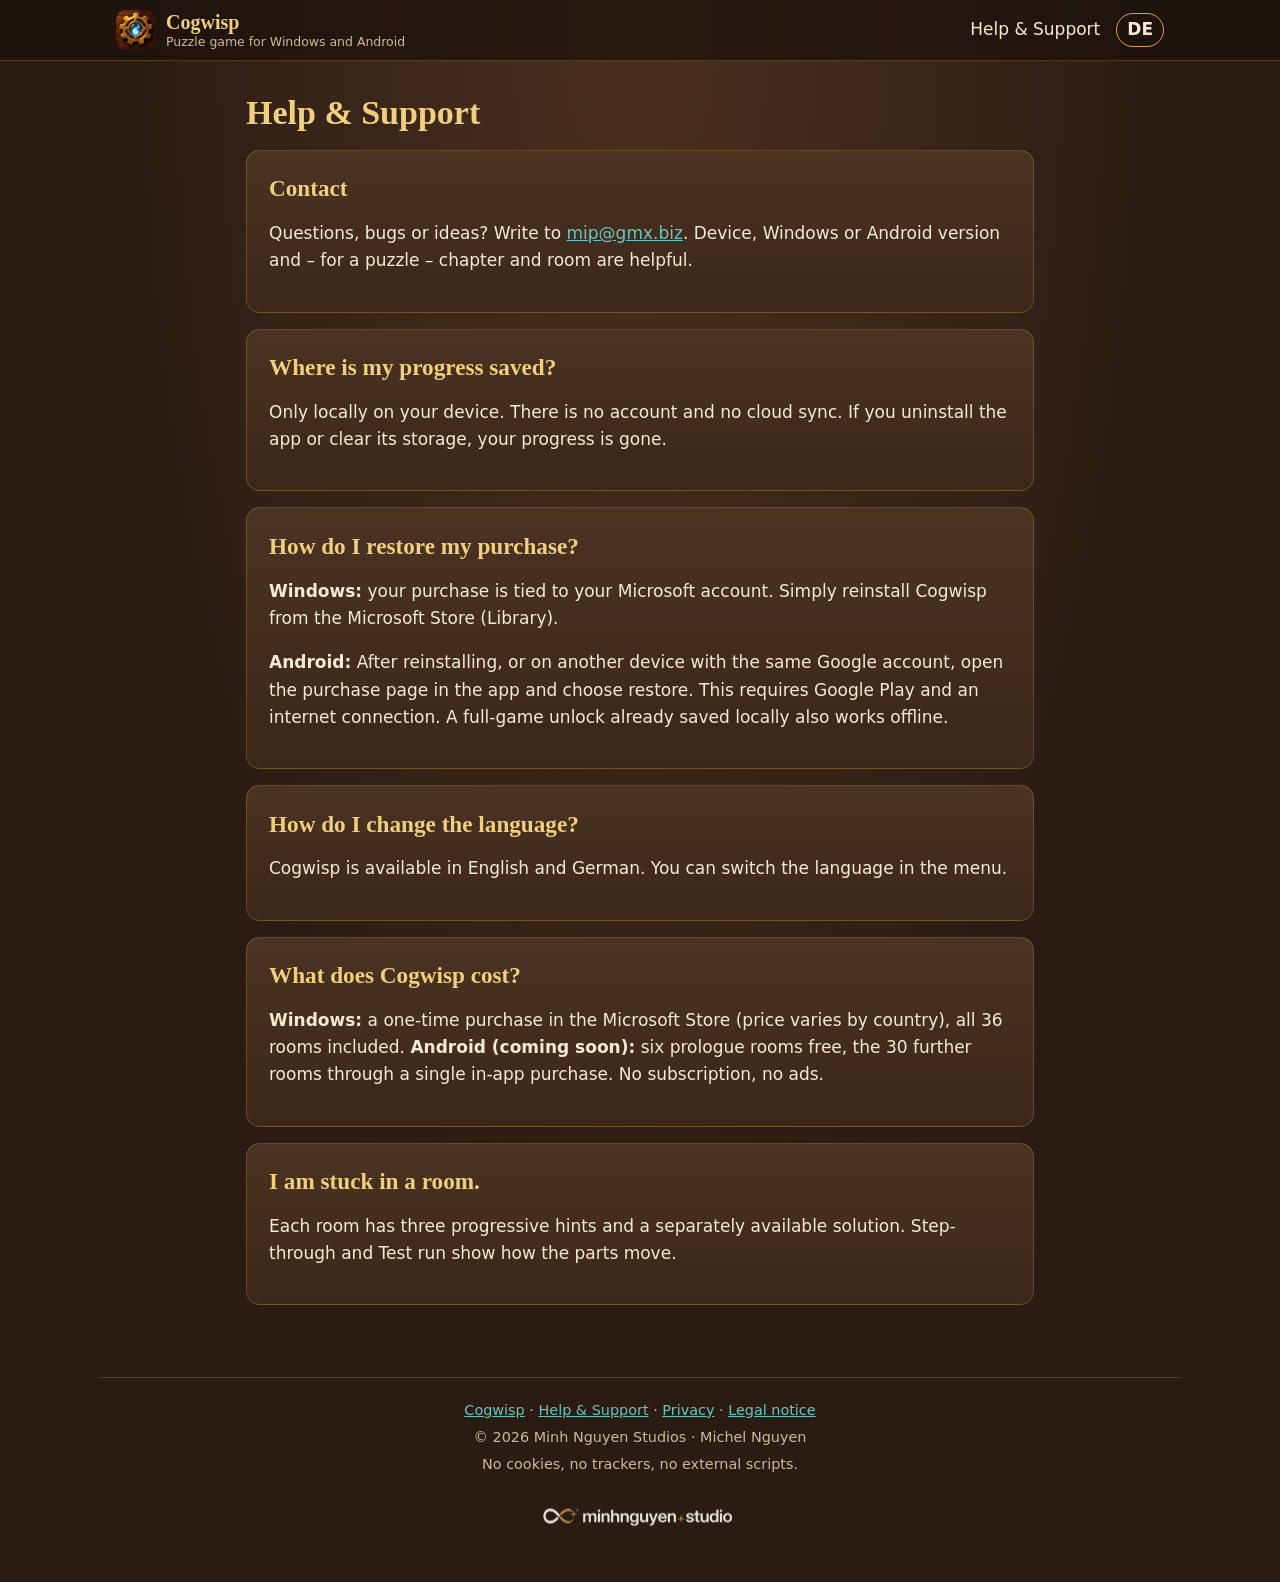
<file: en/support.html>
<!DOCTYPE html>
<html lang="en">
<head>
<meta charset="utf-8">
<meta name="viewport" content="width=device-width,initial-scale=1">
<meta name="theme-color" content="#2a1c13">
<title>Help &amp; Support – Cogwisp</title>
<meta name="description" content="Contact and frequently asked questions about Cogwisp.">
<link rel="canonical" href="https://minh.systems/Cogwisp/en/support.html">
<link rel="alternate" hreflang="de" href="https://minh.systems/Cogwisp/support.html">
<link rel="alternate" hreflang="en" href="https://minh.systems/Cogwisp/en/support.html">
<link rel="alternate" hreflang="x-default" href="https://minh.systems/Cogwisp/support.html">
<meta property="og:type" content="website">
<meta property="og:site_name" content="Cogwisp">
<meta property="og:locale" content="en_US">
<meta property="og:title" content="Help &amp; Support – Cogwisp">
<meta property="og:description" content="Contact and frequently asked questions about Cogwisp.">
<meta property="og:url" content="https://minh.systems/Cogwisp/en/support.html">
<meta property="og:image" content="https://minh.systems/Cogwisp/img/og.png">
<link rel="icon" href="../favicon.png">
<link rel="apple-touch-icon" href="../img/icon-192.png">
<link rel="stylesheet" href="../style.css">
</head>
<body class="document-page">
<a class="skip" href="#main">Skip to content</a>
<header class="top"><nav class="wrap" aria-label="Navigation">
<a class="brand" href="./"><img src="../img/icon.webp" width="40" height="40" alt=""><span>Cogwisp<small>Puzzle game for Windows and Android</small></span></a>
<div class="links">
<a href="support.html">Help &amp; Support</a>
<a class="lang" href="../support.html" hreflang="de" lang="de" aria-label="Auf Deutsch wechseln">DE</a>
</div>
</nav></header>
<main id="main">
<div class="wrap doc">
<header class="doc-head"><h1>Help &amp; Support</h1></header>
<section class="card doc-section">
<h2>Contact</h2>
<p>Questions, bugs or ideas? Write to <a href="mailto:mip@gmx.biz">mip@gmx.biz</a>. Device, Windows or Android version and – for a puzzle – chapter and room are helpful.</p>
</section>
<section class="card doc-section">
<h2>Where is my progress saved?</h2>
<p>Only locally on your device. There is no account and no cloud sync. If you uninstall the app or clear its storage, your progress is gone.</p>
</section>
<section class="card doc-section">
<h2>How do I restore my purchase?</h2>
<p><strong>Windows:</strong> your purchase is tied to your Microsoft account. Simply reinstall Cogwisp from the Microsoft Store (Library).</p>
<p><strong>Android:</strong> After reinstalling, or on another device with the same Google account, open the purchase page in the app and choose restore. This requires Google Play and an internet connection. A full-game unlock already saved locally also works offline.</p>
</section>
<section class="card doc-section">
<h2>How do I change the language?</h2>
<p>Cogwisp is available in English and German. You can switch the language in the menu.</p>
</section>
<section class="card doc-section">
<h2>What does Cogwisp cost?</h2>
<p><strong>Windows:</strong> a one-time purchase in the Microsoft Store (price varies by country), all 36 rooms included. <strong>Android (coming soon):</strong> six prologue rooms free, the 30 further rooms through a single in-app purchase. No subscription, no ads.</p>
</section>
<section class="card doc-section">
<h2>I am stuck in a room.</h2>
<p>Each room has three progressive hints and a separately available solution. Step-through and Test run show how the parts move.</p>
</section>
</div>
</main>
<footer class="wrap footer">
<p><a href="./">Cogwisp</a> · <a href="support.html">Help &amp; Support</a> · <a href="privacy.html">Privacy</a> · <a href="impressum.html">Legal notice</a></p>
<p>© 2026 Minh Nguyen Studios · Michel Nguyen</p>
<p>No cookies, no trackers, no external scripts.</p>
<p style="margin:16px 0 4px"><a href="https://minh.systems/MinhNguyenStudios/" aria-label="Minh Nguyen Studios" style="display:inline-block;line-height:0;border-radius:8px;overflow:hidden;opacity:.92"><picture><img src="../img/studio-dunkel.png" width="200" height="47" alt="Minh Nguyen Studios" loading="lazy" style="width:200px;height:auto"></picture></a></p></footer>
</body>
</html>
</file>
<file: style.css>
:root{
  --wood:#2a1c13;--wood2:#3a2719;--wood3:#4b3322;--brass:#d4a64a;--brass2:#f0cf7f;
  --teal:#2f8a8a;--teal2:#6cc3bd;--paper:#f6ead2;--muted:#cdb999;--line:rgba(212,166,74,.28);
  --radius:14px;
}
*{box-sizing:border-box}
html{-webkit-text-size-adjust:100%}
body{margin:0;background:var(--wood);background-image:radial-gradient(ellipse at top,#4a3020 0%,var(--wood) 60%);
  color:var(--paper);font:17px/1.6 system-ui,-apple-system,"Segoe UI",Roboto,sans-serif;overflow-x:hidden}
img{max-width:100%;height:auto;display:block}
a{color:var(--teal2)}a:hover{color:var(--brass2)}
h1,h2{font-family:Georgia,"Times New Roman",serif;color:var(--brass2);line-height:1.2}
h2{font-size:1.45rem;margin:.2em 0 .6em}
.wrap{max-width:1080px;margin:0 auto;padding:0 16px}
.skip{position:absolute;left:-999px}.skip:focus{left:16px;top:8px;background:var(--brass);color:var(--wood);padding:6px 10px;z-index:9}
.top{border-bottom:1px solid var(--line);background:rgba(26,17,11,.7)}
.top nav{display:flex;align-items:center;justify-content:space-between;gap:12px;padding-top:10px;padding-bottom:10px;flex-wrap:wrap}
.brand{display:flex;align-items:center;gap:10px;text-decoration:none;color:var(--brass2);font:700 1.25rem Georgia,serif}
.brand img{border-radius:10px}
.brand small{display:block;font:400 .78rem system-ui,sans-serif;color:var(--muted)}
.links{display:flex;gap:16px;align-items:center}
.links a{color:var(--paper);text-decoration:none}.links a:hover{color:var(--brass2)}
.lang{border:1px solid var(--brass);border-radius:999px;padding:2px 10px;font-weight:600}
.hero{padding:48px 0 24px}
.hero-grid{display:grid;grid-template-columns:1fr 1.15fr;gap:36px;align-items:center}
.hero h1{font-size:clamp(2.4rem,7vw,3.6rem);margin:0}
.lead{font-size:1.25rem;color:var(--brass2)}
.feature{border-radius:var(--radius);border:2px solid var(--brass);box-shadow:0 12px 40px rgba(0,0,0,.5)}
.badge{display:inline-flex;flex-direction:column;background:var(--teal);border-radius:12px;padding:10px 18px;border:1px solid var(--teal2)}
.badge strong{font-size:1.1rem}.badge span{font-size:.85rem;opacity:.9}
.block{padding:24px 16px}
.shots{display:grid;grid-template-columns:repeat(4,1fr);gap:16px}
.shots figure{margin:0}
.shots img{border-radius:12px;border:1px solid var(--line);box-shadow:0 6px 20px rgba(0,0,0,.4)}
.two{display:grid;grid-template-columns:1fr 1fr;gap:20px}
.card{background:linear-gradient(180deg,var(--wood3),var(--wood2));border:1px solid var(--line);border-radius:var(--radius);padding:20px 22px}
.card.accent{border-color:var(--teal2);background:linear-gradient(180deg,#1f4b4b,#183838)}
.muted{color:var(--muted);font-size:.93rem}
.gears{list-style:none;padding:0;margin:0}
.gears li{padding-left:1.6em;position:relative;margin:.4em 0}
.gears li::before{content:"⚙";position:absolute;left:0;color:var(--brass)}
.doc{max-width:820px;padding-top:32px;padding-bottom:16px}
.doc-head h1{margin:0 0 .2em}.stand{color:var(--muted);margin-top:0}
.doc-section{margin:16px 0}
address{font-style:normal}
.footer{border-top:1px solid var(--line);margin-top:40px;padding-top:16px;padding-bottom:32px;text-align:center;color:var(--muted);font-size:.9rem}
.footer p{margin:.3em 0}
@media (max-width:820px){
  .hero-grid,.two{grid-template-columns:1fr}
  .shots{grid-template-columns:repeat(2,1fr)}
  .hero{padding-top:28px}
}
@media (max-width:420px){.brand small{display:none}.links{gap:10px}}

.store{margin:1rem 0}
.store img{display:block;height:64px;width:auto}
</file>
